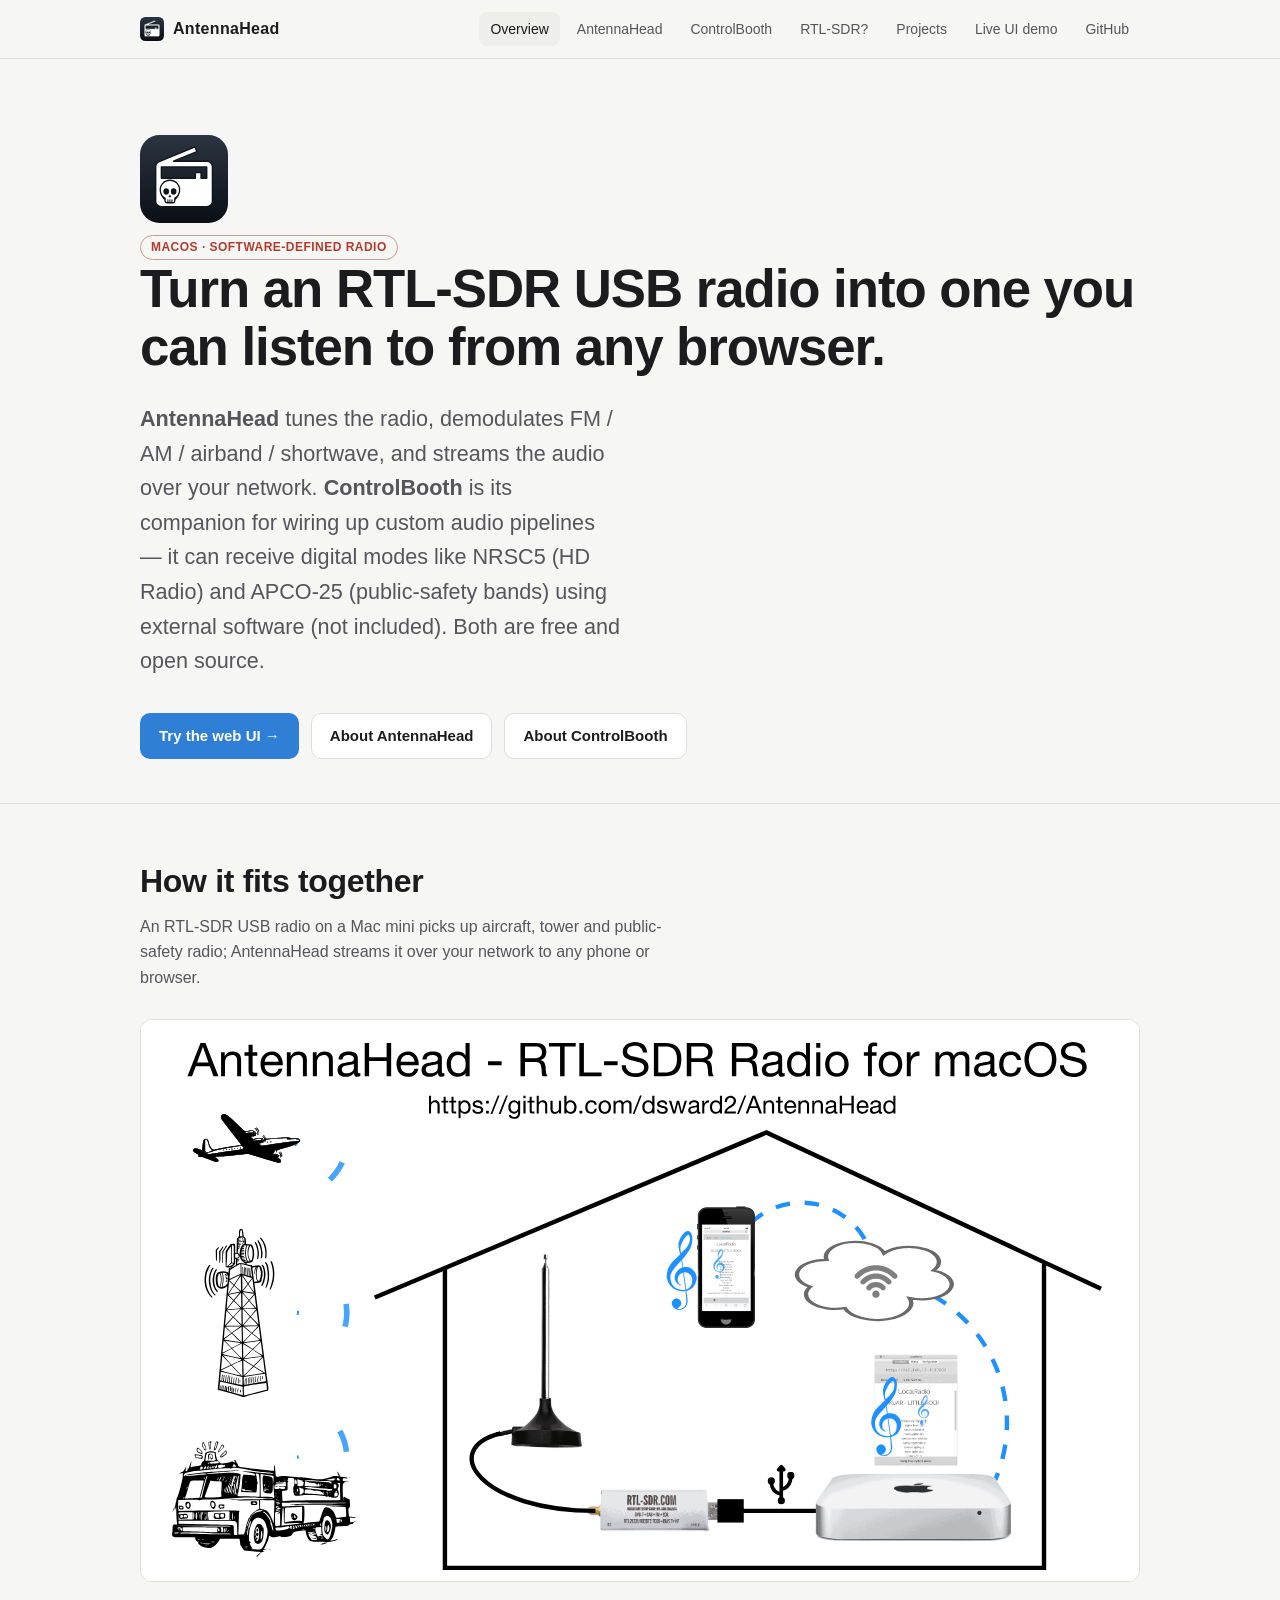
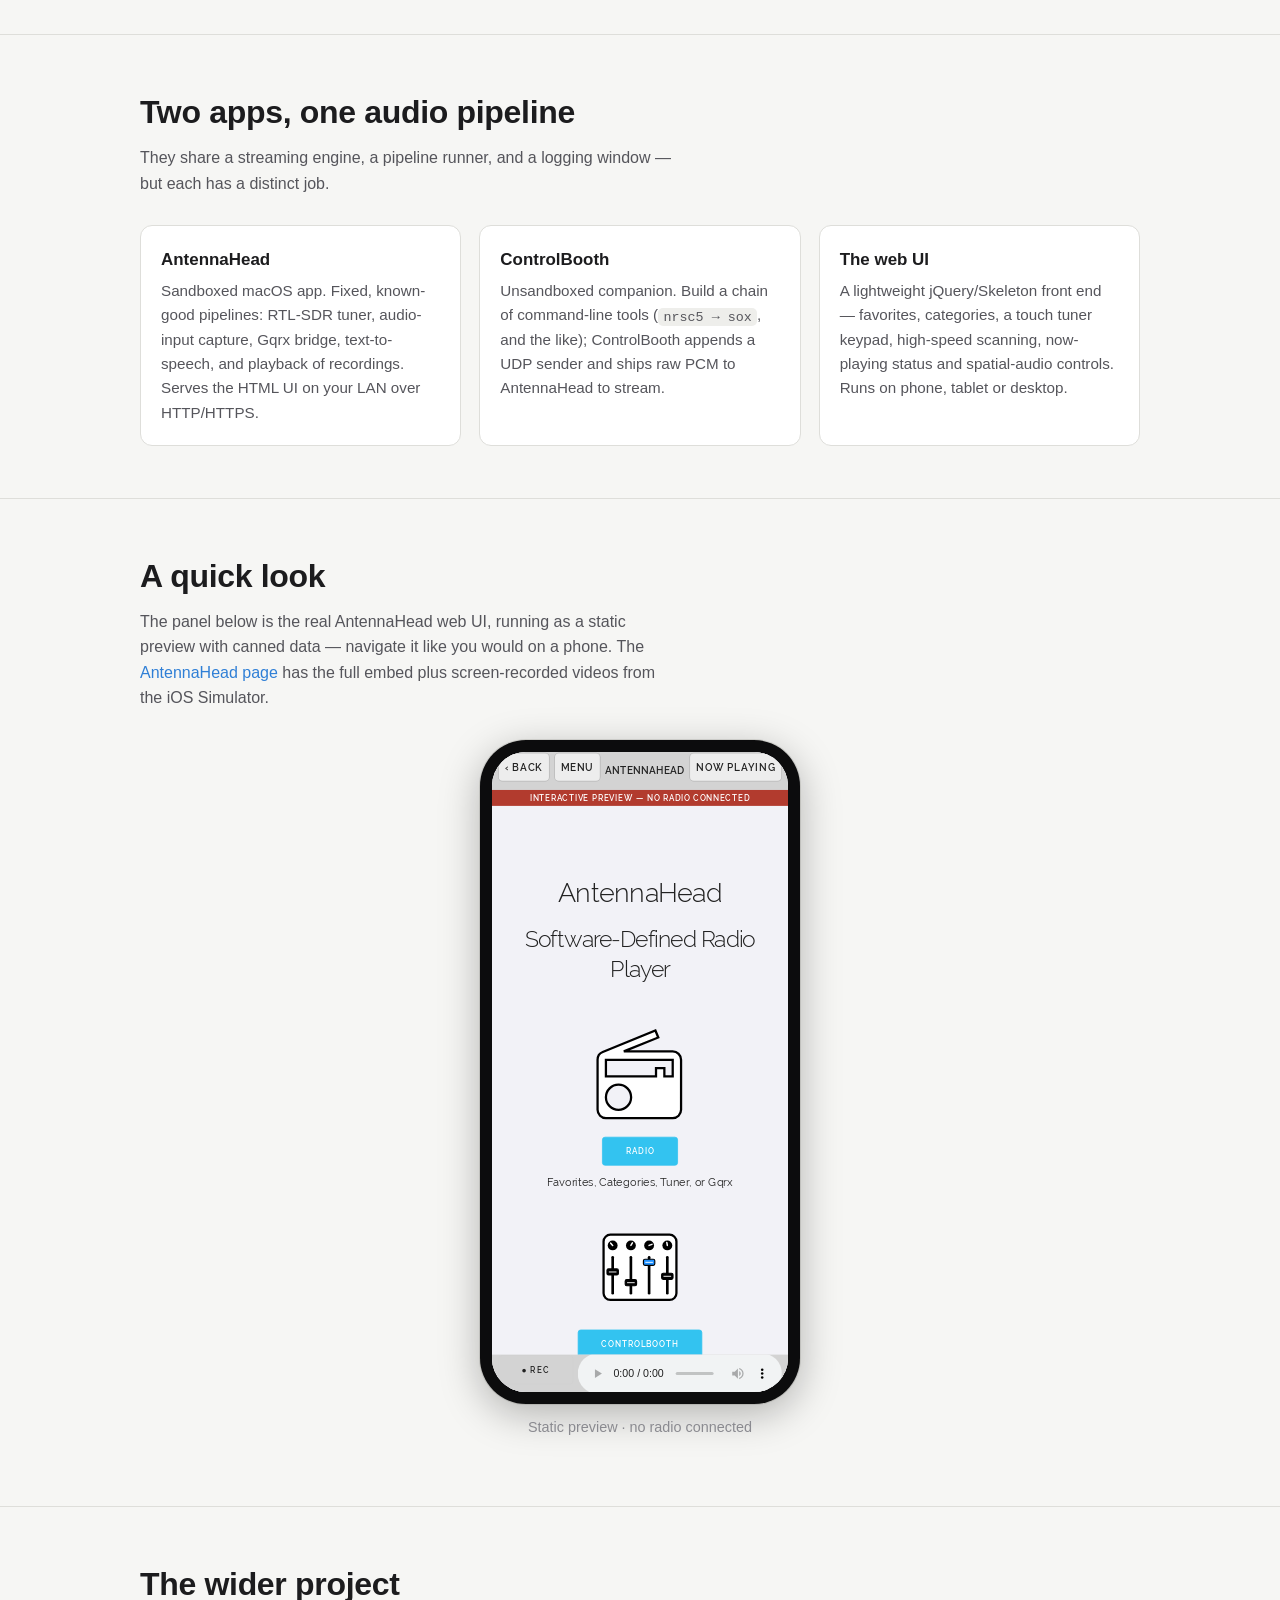
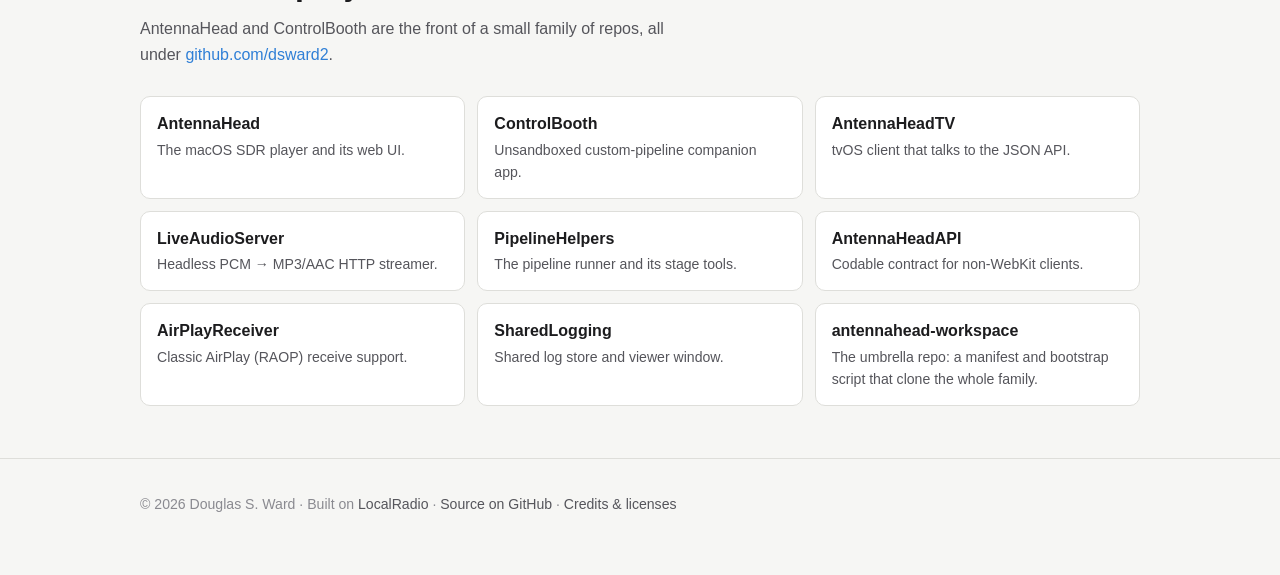
<file: index.html>
<!DOCTYPE html>
<html lang="en">
<head>
<meta charset="utf-8">
<meta name="viewport" content="width=device-width, initial-scale=1">
<title>AntennaHead &amp; ControlBooth</title>
<meta name="description" content="AntennaHead is a macOS software-defined-radio player with a browser UI. ControlBooth is its unsandboxed pipeline companion. Open source.">
<link rel="icon" type="image/svg+xml" href="assets/img/antennahead-icon.svg">
<link rel="icon" type="image/png" sizes="32x32" href="assets/img/antennahead-icon-32.png">
<link rel="apple-touch-icon" href="assets/img/antennahead-icon.png">
<link rel="stylesheet" href="assets/css/site.css">
</head>
<body>

<header class="site-head">
  <div class="wrap">
    <a class="brand" href="./"><img class="mark" src="assets/img/antennahead-icon.svg" alt="" width="24" height="24"> AntennaHead</a>
    <nav class="site-nav">
      <a href="index.html">Overview</a>
      <a href="antennahead.html">AntennaHead</a>
      <a href="controlbooth.html">ControlBooth</a>
      <a href="rtl-sdr.html">RTL-SDR?</a>
      <a href="projects.html">Projects</a>
      <a href="demo/index.html">Live UI demo</a>
      <a href="https://github.com/dsward2/AntennaHead">GitHub</a>
    </nav>
  </div>
</header>

<main>
  <section class="hero">
    <div class="wrap">
      <img class="hero-mark" src="assets/img/antennahead-icon.svg" alt="" width="80" height="80">
      <span class="pill">macOS &middot; software-defined radio</span>
      <h1>Turn an RTL-SDR USB radio into one you can listen to from any browser.</h1>
      <p class="lede">
        <b>AntennaHead</b> tunes the radio, demodulates FM / AM / airband / shortwave,
        and streams the audio over your network. <b>ControlBooth</b> is its
        companion for wiring up custom audio pipelines &mdash; it can receive digital
        modes like NRSC5 (HD Radio) and APCO-25 (public-safety bands) using external
        software (not included). Both are free and open source.
      </p>
      <div class="cta-row">
        <a class="btn primary" href="demo/index.html">Try the web UI &rarr;</a>
        <a class="btn" href="antennahead.html">About AntennaHead</a>
        <a class="btn" href="controlbooth.html">About ControlBooth</a>
      </div>
    </div>
  </section>

  <section class="band">
    <div class="wrap">
      <h2>How it fits together</h2>
      <p class="sub">An RTL-SDR USB radio on a Mac mini picks up aircraft, tower and public-safety radio; AntennaHead streams it over your network to any phone or browser.</p>
      <figure class="concept">
        <img class="concept-light" src="demo/images/AntennaHead-animation.svg" alt="Animated diagram: an antenna and RTL-SDR USB radio plugged into a Mac mini running AntennaHead, streaming radio audio over Wi-Fi to an iPhone" width="683" height="384">
        <img class="concept-dark" src="assets/img/AntennaHead-animation-dark.svg" alt="" aria-hidden="true" loading="lazy" width="683" height="384">
      </figure>
    </div>
  </section>

  <section class="band">
    <div class="wrap">
      <h2>Two apps, one audio pipeline</h2>
      <p class="sub">They share a streaming engine, a pipeline runner, and a logging window &mdash; but each has a distinct job.</p>
      <div class="grid">
        <div class="card">
          <h3>AntennaHead</h3>
          <p>Sandboxed macOS app. Fixed, known-good pipelines: RTL-SDR tuner, audio-input capture, Gqrx bridge, text-to-speech, and playback of recordings. Serves the HTML UI on your LAN over HTTP/HTTPS.</p>
        </div>
        <div class="card">
          <h3>ControlBooth</h3>
          <p>Unsandboxed companion. Build a chain of command-line tools (<code>nrsc5 &rarr; sox</code>, and the like); ControlBooth appends a UDP sender and ships raw PCM to AntennaHead to stream.</p>
        </div>
        <div class="card">
          <h3>The web UI</h3>
          <p>A lightweight jQuery/Skeleton front end &mdash; favorites, categories, a touch tuner keypad, high-speed scanning, now-playing status and spatial-audio controls. Runs on phone, tablet or desktop.</p>
        </div>
      </div>
    </div>
  </section>

  <section class="band" id="peek">
    <div class="wrap">
      <h2>A quick look</h2>
      <p class="sub">
        The panel below is the real AntennaHead web UI, running as a static
        preview with canned data &mdash; navigate it like you would on a phone.
        The <a href="antennahead.html#demo">AntennaHead page</a> has the full
        embed plus screen-recorded videos from the iOS Simulator.
      </p>
      <div class="phone" style="--w:320px">
        <div class="screen">
          <iframe src="demo/index.html" title="AntennaHead web UI preview" loading="lazy"></iframe>
        </div>
      </div>
      <p class="demo-note">Static preview &middot; no radio connected</p>
    </div>
  </section>

  <section class="band">
    <div class="wrap">
      <h2>The wider project</h2>
      <p class="sub">AntennaHead and ControlBooth are the front of a small family of repos, all under <a href="https://github.com/dsward2">github.com/dsward2</a>.</p>
      <div class="repos">
        <a class="repo" href="https://github.com/dsward2/AntennaHead"><b>AntennaHead</b><span>The macOS SDR player and its web UI.</span></a>
        <a class="repo" href="https://github.com/dsward2/ControlBooth"><b>ControlBooth</b><span>Unsandboxed custom-pipeline companion app.</span></a>
        <a class="repo" href="https://github.com/dsward2/AntennaHeadTV"><b>AntennaHeadTV</b><span>tvOS client that talks to the JSON API.</span></a>
        <a class="repo" href="https://github.com/dsward2/LiveAudioServer"><b>LiveAudioServer</b><span>Headless PCM &rarr; MP3/AAC HTTP streamer.</span></a>
        <a class="repo" href="https://github.com/dsward2/PipelineHelpers"><b>PipelineHelpers</b><span>The pipeline runner and its stage tools.</span></a>
        <a class="repo" href="https://github.com/dsward2/AntennaHeadAPI"><b>AntennaHeadAPI</b><span>Codable contract for non-WebKit clients.</span></a>
        <a class="repo" href="https://github.com/dsward2/AirPlayReceiver"><b>AirPlayReceiver</b><span>Classic AirPlay (RAOP) receive support.</span></a>
        <a class="repo" href="https://github.com/dsward2/SharedLogging"><b>SharedLogging</b><span>Shared log store and viewer window.</span></a>
        <a class="repo" href="https://github.com/dsward2/antennahead-workspace"><b>antennahead-workspace</b><span>The umbrella repo: a manifest and bootstrap script that clone the whole family.</span></a>
      </div>
    </div>
  </section>
</main>

<footer class="site-foot">
  <div class="wrap">
    &copy; <span data-year>2026</span> Douglas S. Ward &middot;
    Built on <a href="https://github.com/dsward2/LocalRadio">LocalRadio</a> &middot;
    <a href="https://github.com/dsward2/AntennaHead">Source on GitHub</a> &middot;
    <a href="demo/credits.html">Credits &amp; licenses</a>
  </div>
</footer>

<script src="assets/js/nav.js"></script>
</body>
</html>
</file>
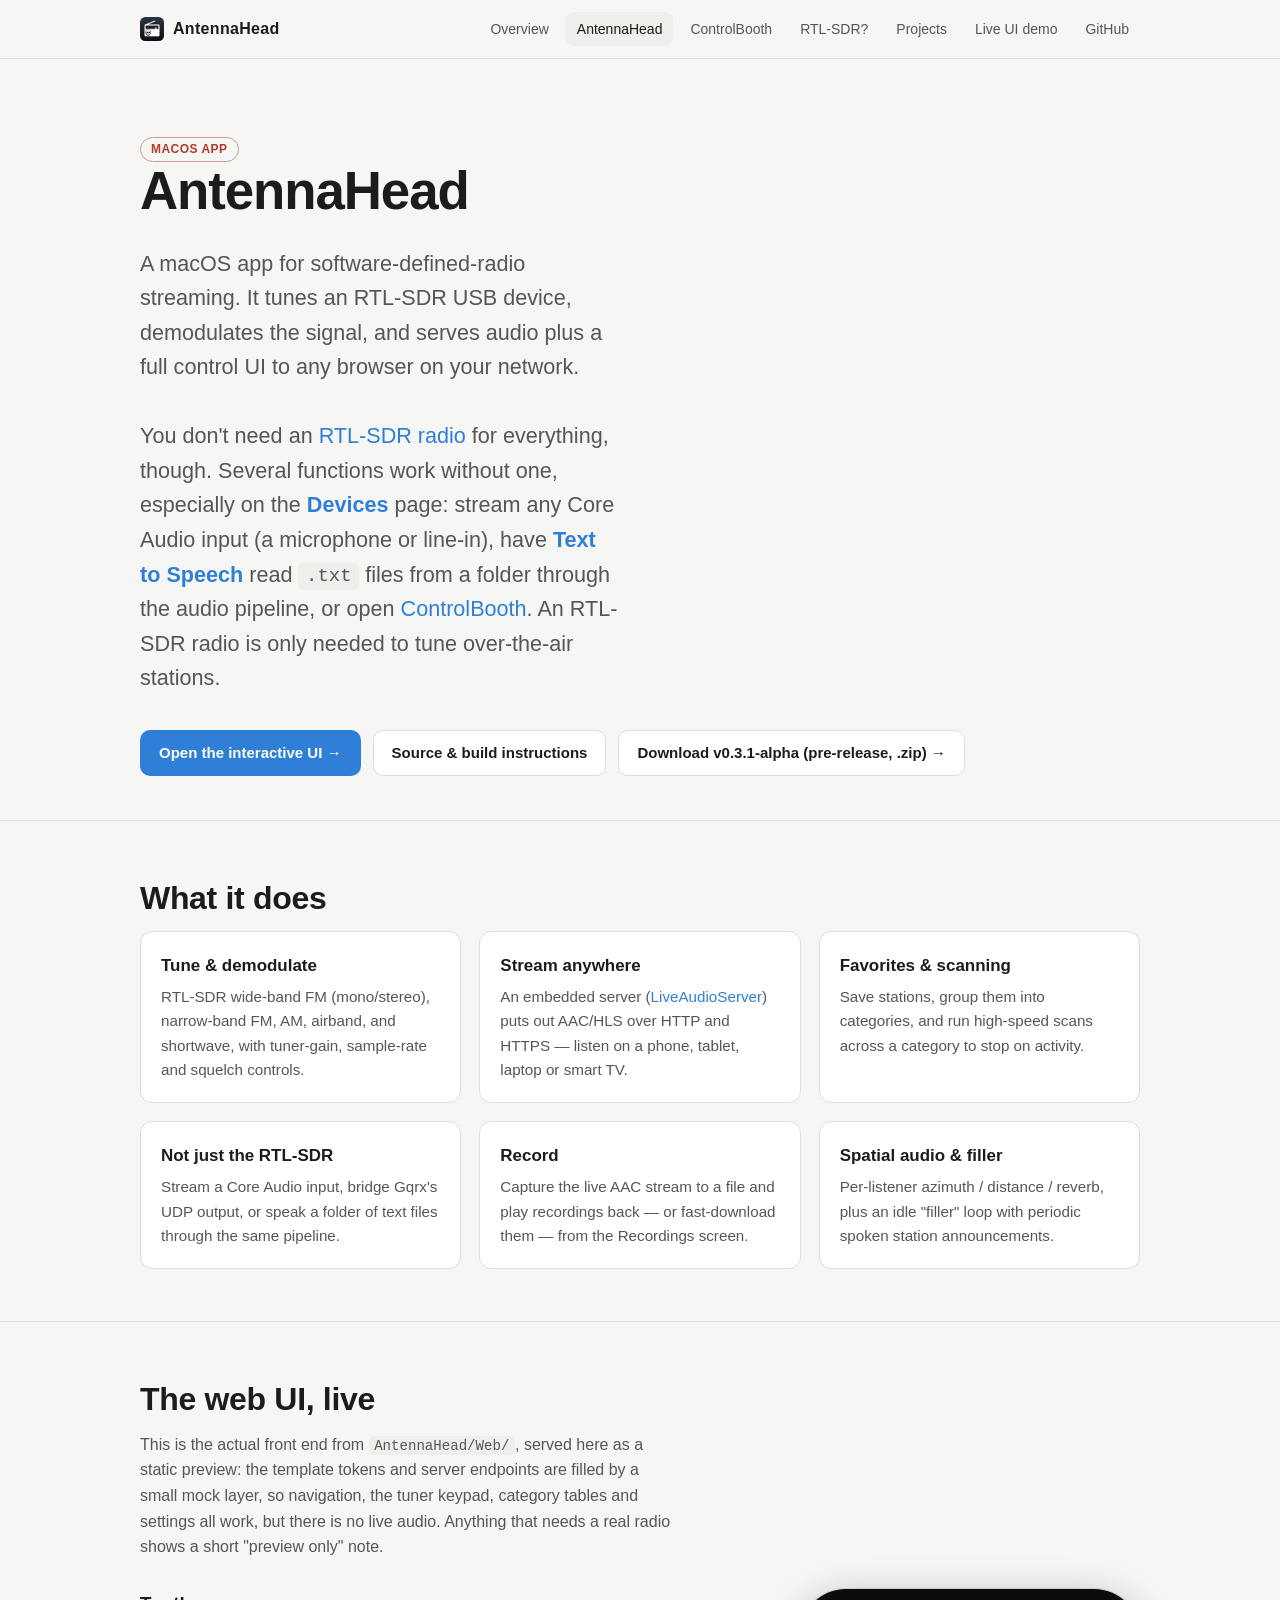
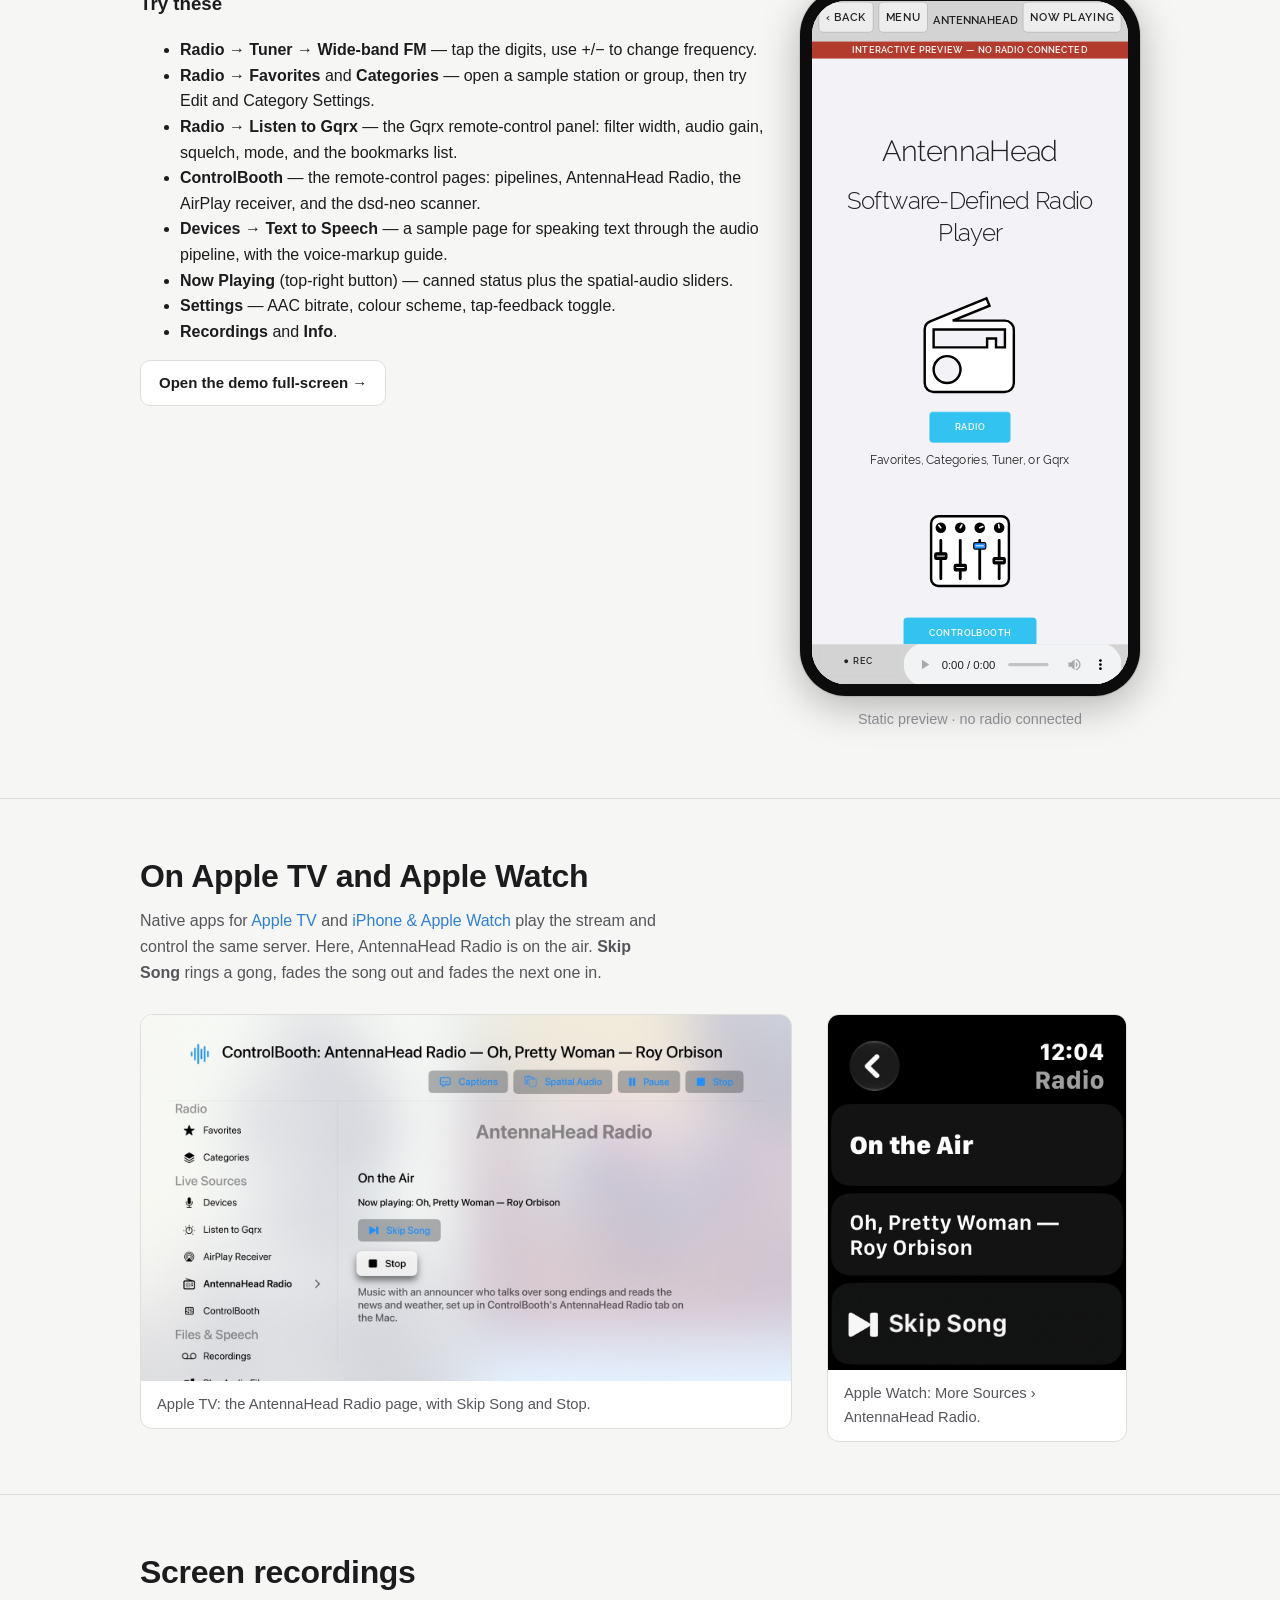
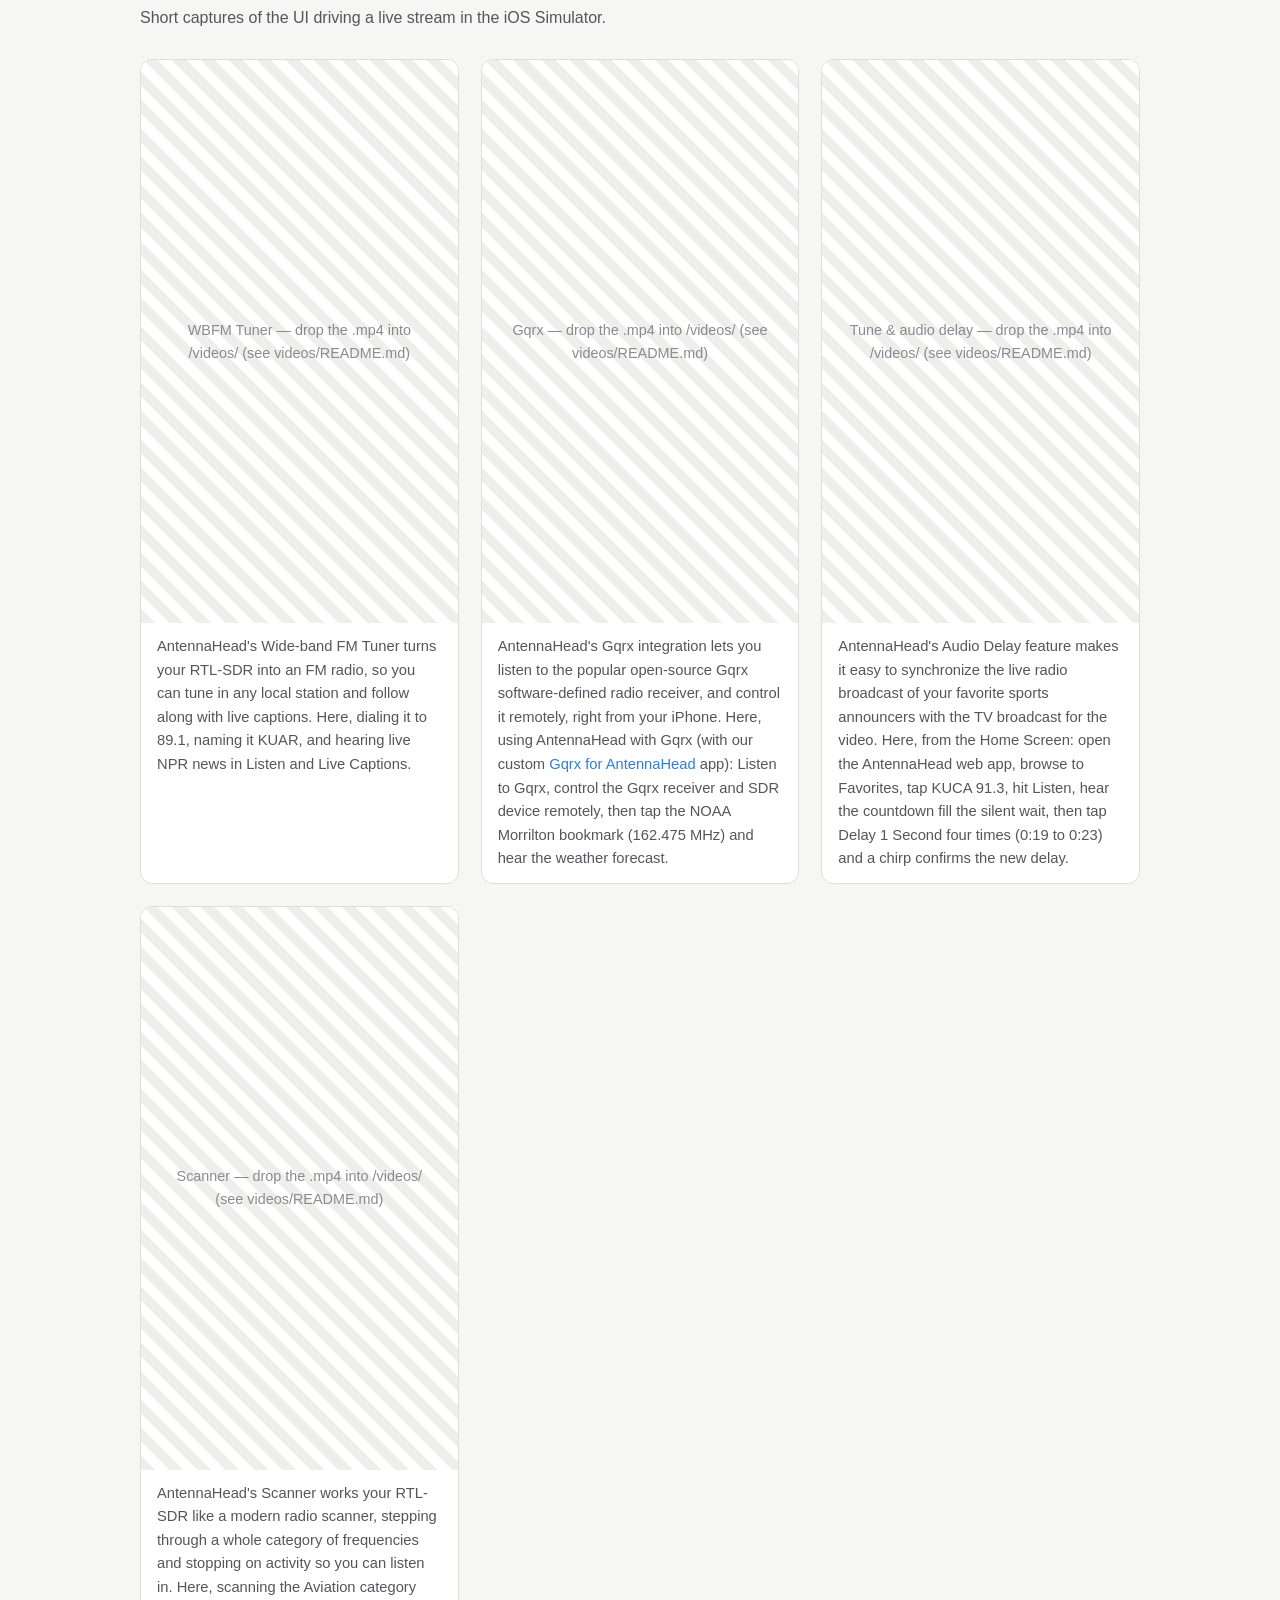
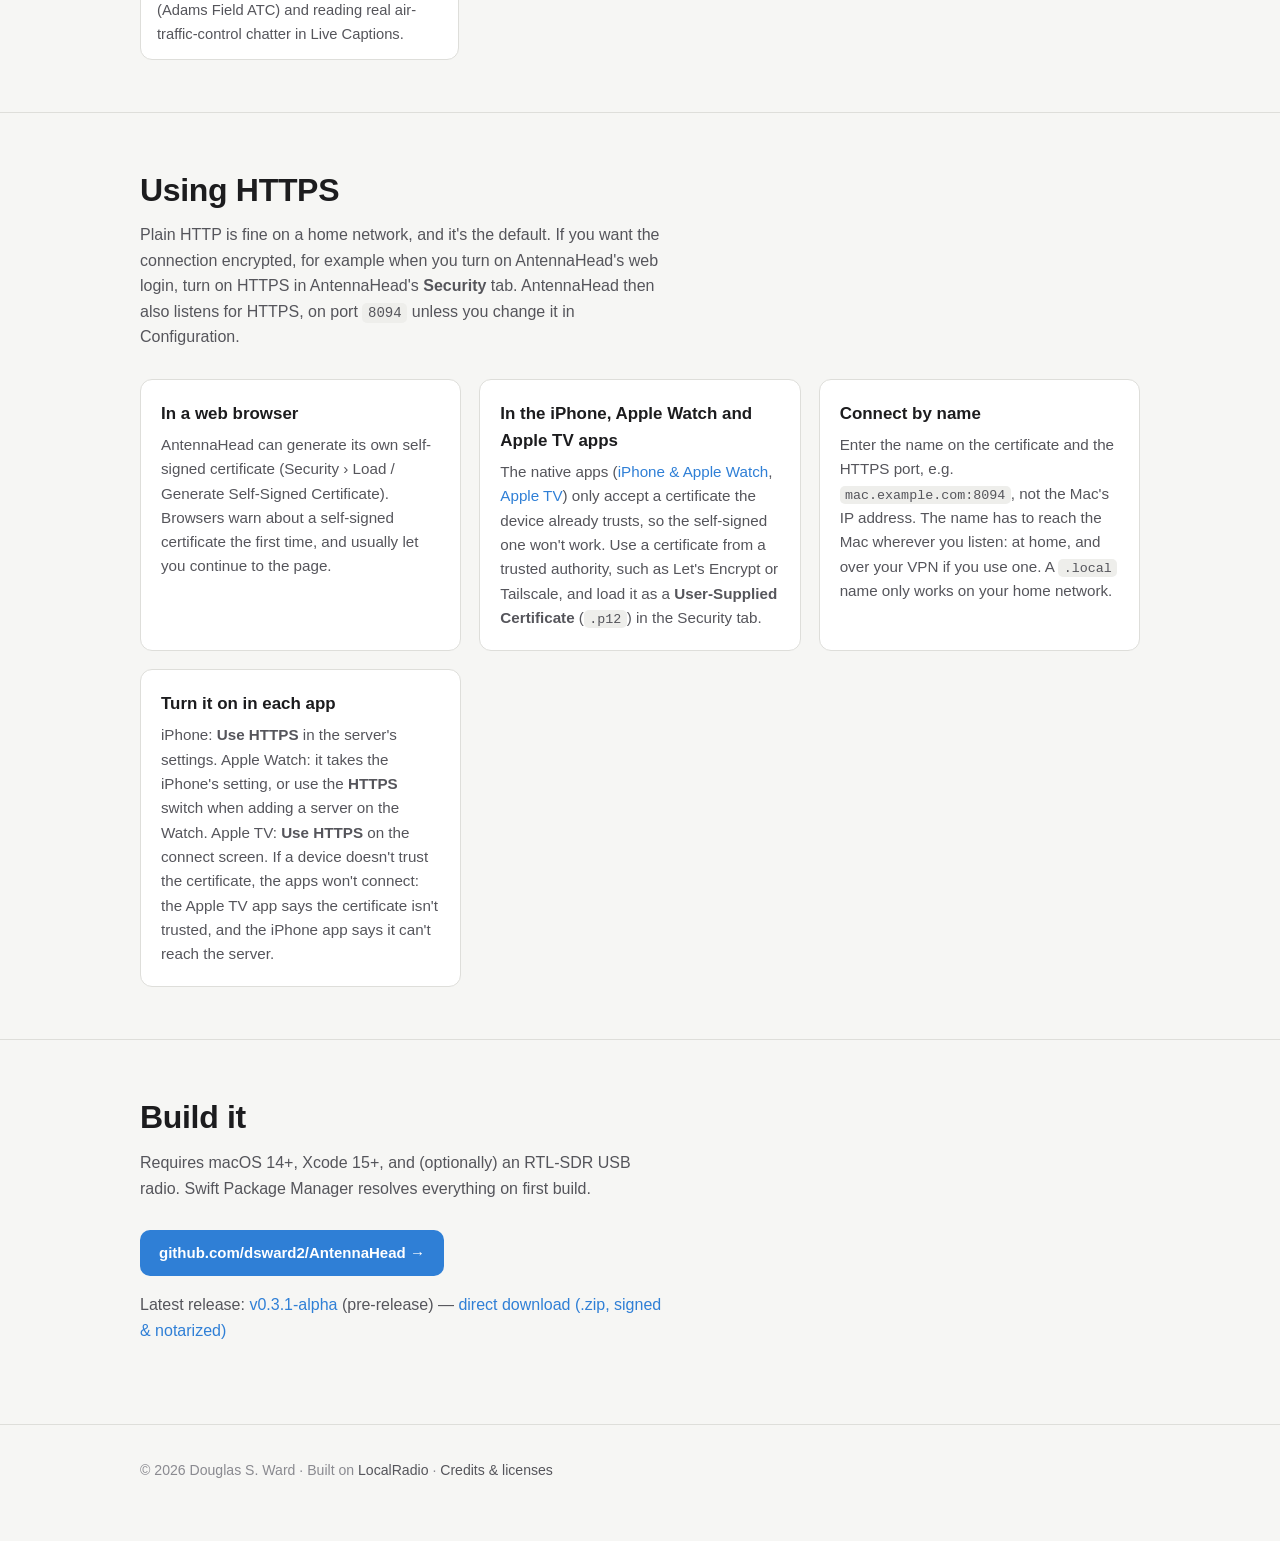
<file: antennahead.html>
<!DOCTYPE html>
<html lang="en">
<head>
<meta charset="utf-8">
<meta name="viewport" content="width=device-width, initial-scale=1">
<title>AntennaHead</title>
<meta name="description" content="AntennaHead: a macOS software-defined-radio player that streams FM/AM/airband/shortwave to a browser UI on your network.">
<link rel="icon" type="image/svg+xml" href="assets/img/antennahead-icon.svg">
<link rel="icon" type="image/png" sizes="32x32" href="assets/img/antennahead-icon-32.png">
<link rel="apple-touch-icon" href="assets/img/antennahead-icon.png">
<link rel="stylesheet" href="assets/css/site.css">
</head>
<body>

<header class="site-head">
  <div class="wrap">
    <a class="brand" href="./"><img class="mark" src="assets/img/antennahead-icon.svg" alt="" width="24" height="24"> AntennaHead</a>
    <nav class="site-nav">
      <a href="index.html">Overview</a>
      <a href="antennahead.html">AntennaHead</a>
      <a href="controlbooth.html">ControlBooth</a>
      <a href="rtl-sdr.html">RTL-SDR?</a>
      <a href="projects.html">Projects</a>
      <a href="demo/index.html">Live UI demo</a>
      <a href="https://github.com/dsward2/AntennaHead">GitHub</a>
    </nav>
  </div>
</header>

<main>
  <section class="hero">
    <div class="wrap">
      <span class="pill">macOS app</span>
      <h1>AntennaHead</h1>
      <p class="lede">
        A macOS app for software-defined-radio streaming. It tunes an RTL-SDR
        USB device, demodulates the signal, and serves audio plus a full
        control UI to any browser on your network.
      </p>
      <p class="lede">
        You don't need an <a href="rtl-sdr.html">RTL-SDR radio</a> for
        everything, though. Several functions work without one, especially on
        the <a href="demo/index.html#devices.html" target="_blank" rel="noopener"><b>Devices</b></a> page: stream any Core Audio input (a microphone or
        line-in), have <a href="demo/index.html#devicetexttospeech.html" target="_blank" rel="noopener"><b>Text to Speech</b></a> read <code>.txt</code> files from a
        folder through the audio pipeline, or open <a href="controlbooth.html">ControlBooth</a>. An RTL-SDR
        radio is only needed to tune over-the-air stations.
      </p>
      <div class="cta-row">
        <a class="btn primary" href="#demo">Open the interactive UI &rarr;</a>
        <a class="btn" href="https://github.com/dsward2/AntennaHead">Source &amp; build instructions</a>
        <a class="btn" href="https://github.com/dsward2/AntennaHead/releases/download/v0.3.1-alpha/AntennaHead%2BControlBooth%2BUninstaller-v0.3.1-alpha-macOS.zip">Download v0.3.1-alpha (pre-release, .zip) &rarr;</a>
      </div>
    </div>
  </section>

  <section class="band">
    <div class="wrap">
      <h2>What it does</h2>
      <div class="grid">
        <div class="card"><h3>Tune &amp; demodulate</h3><p>RTL-SDR wide-band FM (mono/stereo), narrow-band FM, AM, airband, and shortwave, with tuner-gain, sample-rate and squelch controls.</p></div>
        <div class="card"><h3>Stream anywhere</h3><p>An embedded server (<a href="https://github.com/dsward2/LiveAudioServer">LiveAudioServer</a>) puts out AAC/HLS over HTTP and HTTPS &mdash; listen on a phone, tablet, laptop or smart TV.</p></div>
        <div class="card"><h3>Favorites &amp; scanning</h3><p>Save stations, group them into categories, and run high-speed scans across a category to stop on activity.</p></div>
        <div class="card"><h3>Not just the RTL-SDR</h3><p>Stream a Core Audio input, bridge Gqrx's UDP output, or speak a folder of text files through the same pipeline.</p></div>
        <div class="card"><h3>Record</h3><p>Capture the live AAC stream to a file and play recordings back &mdash; or fast-download them &mdash; from the Recordings screen.</p></div>
        <div class="card"><h3>Spatial audio &amp; filler</h3><p>Per-listener azimuth / distance / reverb, plus an idle "filler" loop with periodic spoken station announcements.</p></div>
      </div>
    </div>
  </section>

  <section class="band" id="demo">
    <div class="wrap">
      <h2>The web UI, live</h2>
      <p class="sub">
        This is the actual front end from
        <code>AntennaHead/Web/</code>, served here as a static preview: the
        template tokens and server endpoints are filled by a small mock layer,
        so navigation, the tuner keypad, category tables and settings all work,
        but there is no live audio. Anything that needs a real radio shows a
        short "preview only" note.
      </p>
      <div class="demo-layout">
        <div>
          <h3 style="margin-top:0">Try these</h3>
          <ul>
            <li><b>Radio &rarr; Tuner &rarr; Wide-band FM</b> &mdash; tap the digits, use +/&minus; to change frequency.</li>
            <li><b>Radio &rarr; Favorites</b> and <b>Categories</b> &mdash; open a sample station or group, then try Edit and Category Settings.</li>
            <li><b>Radio &rarr; Listen to Gqrx</b> &mdash; the Gqrx remote-control panel: filter width, audio gain, squelch, mode, and the bookmarks list.</li>
            <li><b>ControlBooth</b> &mdash; the remote-control pages: pipelines, AntennaHead Radio, the AirPlay receiver, and the dsd-neo scanner.</li>
            <li><b>Devices &rarr; Text to Speech</b> &mdash; a sample page for speaking text through the audio pipeline, with the voice-markup guide.</li>
            <li><b>Now Playing</b> (top-right button) &mdash; canned status plus the spatial-audio sliders.</li>
            <li><b>Settings</b> &mdash; AAC bitrate, colour scheme, tap-feedback toggle.</li>
            <li><b>Recordings</b> and <b>Info</b>.</li>
          </ul>
          <p><a class="btn" href="demo/index.html" target="_blank" rel="noopener">Open the demo full-screen &rarr;</a></p>
        </div>
        <div>
          <div class="phone">
            <div class="screen">
              <iframe src="demo/index.html" title="AntennaHead web UI preview"></iframe>
            </div>
          </div>
          <p class="demo-note">Static preview &middot; no radio connected</p>
        </div>
      </div>
    </div>
  </section>

  <section class="band" id="apps">
    <div class="wrap">
      <h2>On Apple TV and Apple Watch</h2>
      <p class="sub">
        Native apps for <a href="https://github.com/dsward2/AntennaHeadTV">Apple TV</a> and
        <a href="https://github.com/dsward2/AntennaHeadiOS">iPhone &amp; Apple Watch</a> play the
        stream and control the same server. Here, AntennaHead Radio is on the air.
        <b>Skip Song</b> rings a gong, fades the song out and fades the next one in.
      </p>
      <div class="app-shots">
        <figure class="clip">
          <img src="assets/img/tv-antennahead-radio.jpg" width="1600" height="900" loading="lazy"
               alt="The AntennaHead Apple TV app's AntennaHead Radio page: On the Air, now playing Oh, Pretty Woman by Roy Orbison, with Skip Song and Stop buttons, and the sidebar of sources on the left.">
          <figcaption>Apple TV: the AntennaHead Radio page, with Skip Song and Stop.</figcaption>
        </figure>
        <figure class="clip watch">
          <img src="assets/img/watch-antennahead-radio.png" width="416" height="496" loading="lazy"
               alt="The AntennaHead Apple Watch app's Radio page: On the Air, Oh, Pretty Woman by Roy Orbison, and a Skip Song button.">
          <figcaption>Apple Watch: More Sources &rsaquo; AntennaHead Radio.</figcaption>
        </figure>
      </div>
    </div>
  </section>

  <section class="band" id="videos">
    <div class="wrap">
      <h2>Screen recordings</h2>
      <p class="sub">
        Short captures of the UI driving a live stream in the iOS Simulator.
      </p>
      <div class="video-grid">
        <figure class="clip">
          <video controls playsinline preload="metadata" poster="assets/img/poster-tuner.png" data-label="WBFM Tuner">
            <source src="videos/antennahead-tuner-wbfm.mp4" type="video/mp4">
          </video>
          <figcaption>AntennaHead's Wide-band FM Tuner turns your RTL-SDR into an FM radio, so you can tune in any local station and follow along with live captions. Here, dialing it to 89.1, naming it KUAR, and hearing live NPR news in Listen and Live Captions.</figcaption>
        </figure>
        <figure class="clip">
          <video controls playsinline preload="metadata" poster="assets/img/poster-gqrx.png" data-label="Gqrx">
            <source src="videos/antennahead-gqrx.mp4" type="video/mp4">
          </video>
          <figcaption>AntennaHead's Gqrx integration lets you listen to the popular open-source Gqrx software-defined radio receiver, and control it remotely, right from your iPhone. Here, using AntennaHead with Gqrx (with our custom <a href="https://github.com/dsward2/gqrx/releases">Gqrx for AntennaHead</a> app): Listen to Gqrx, control the Gqrx receiver and SDR device remotely, then tap the NOAA Morrilton bookmark (162.475 MHz) and hear the weather forecast.</figcaption>
        </figure>
        <figure class="clip">
          <video controls playsinline preload="metadata" poster="assets/img/poster-audio-delay.png" data-label="Tune &amp; audio delay">
            <source src="videos/antennahead-audio-delay.mp4" type="video/mp4">
          </video>
          <figcaption>AntennaHead's Audio Delay feature makes it easy to synchronize the live radio broadcast of your favorite sports announcers with the TV broadcast for the video. Here, from the Home Screen: open the AntennaHead web app, browse to Favorites, tap KUCA 91.3, hit Listen, hear the countdown fill the silent wait, then tap Delay 1 Second four times (0:19 to 0:23) and a chirp confirms the new delay.</figcaption>
        </figure>
        <figure class="clip">
          <video controls playsinline preload="metadata" poster="assets/img/poster-scan.png" data-label="Scanner">
            <source src="videos/antennahead-scanner.mp4" type="video/mp4">
          </video>
          <figcaption>AntennaHead's Scanner works your RTL-SDR like a modern radio scanner, stepping through a whole category of frequencies and stopping on activity so you can listen in. Here, scanning the Aviation category (Adams Field ATC) and reading real air-traffic-control chatter in Live Captions.</figcaption>
        </figure>
      </div>
    </div>
  </section>

  <section class="band" id="https">
    <div class="wrap">
      <h2>Using HTTPS</h2>
      <p class="sub">Plain HTTP is fine on a home network, and it's the default. If you want the connection encrypted, for example when you turn on AntennaHead's web login, turn on HTTPS in AntennaHead's <strong>Security</strong> tab. AntennaHead then also listens for HTTPS, on port <code>8094</code> unless you change it in Configuration.</p>
      <div class="grid">
        <div class="card"><h3>In a web browser</h3><p>AntennaHead can generate its own self-signed certificate (Security &rsaquo; Load / Generate Self-Signed Certificate). Browsers warn about a self-signed certificate the first time, and usually let you continue to the page.</p></div>
        <div class="card"><h3>In the iPhone, Apple Watch and Apple TV apps</h3><p>The native apps (<a href="https://github.com/dsward2/AntennaHeadiOS">iPhone &amp; Apple Watch</a>, <a href="https://github.com/dsward2/AntennaHeadTV">Apple TV</a>) only accept a certificate the device already trusts, so the self-signed one won't work. Use a certificate from a trusted authority, such as Let's Encrypt or Tailscale, and load it as a <strong>User-Supplied Certificate</strong> (<code>.p12</code>) in the Security tab.</p></div>
        <div class="card"><h3>Connect by name</h3><p>Enter the name on the certificate and the HTTPS port, e.g. <code>mac.example.com:8094</code>, not the Mac's IP address. The name has to reach the Mac wherever you listen: at home, and over your VPN if you use one. A <code>.local</code> name only works on your home network.</p></div>
        <div class="card"><h3>Turn it on in each app</h3><p>iPhone: <strong>Use HTTPS</strong> in the server's settings. Apple Watch: it takes the iPhone's setting, or use the <strong>HTTPS</strong> switch when adding a server on the Watch. Apple TV: <strong>Use HTTPS</strong> on the connect screen. If a device doesn't trust the certificate, the apps won't connect: the Apple TV app says the certificate isn't trusted, and the iPhone app says it can't reach the server.</p></div>
      </div>
    </div>
  </section>

  <section class="band">
    <div class="wrap">
      <h2>Build it</h2>
      <p class="sub">Requires macOS 14+, Xcode 15+, and (optionally) an RTL-SDR USB radio. Swift Package Manager resolves everything on first build.</p>
      <p><a class="btn primary" href="https://github.com/dsward2/AntennaHead">github.com/<wbr>dsward2/<wbr>AntennaHead &rarr;</a></p>
      <p class="sub">Latest release: <a href="https://github.com/dsward2/AntennaHead/releases/tag/v0.3.1-alpha">v0.3.1-alpha</a> (pre-release) &mdash; <a href="https://github.com/dsward2/AntennaHead/releases/download/v0.3.1-alpha/AntennaHead%2BControlBooth%2BUninstaller-v0.3.1-alpha-macOS.zip">direct download (.zip, signed &amp; notarized)</a></p>
    </div>
  </section>
</main>

<footer class="site-foot">
  <div class="wrap">
    &copy; <span data-year>2026</span> Douglas S. Ward &middot;
    Built on <a href="https://github.com/dsward2/LocalRadio">LocalRadio</a> &middot;
    <a href="demo/credits.html">Credits &amp; licenses</a>
  </div>
</footer>

<script src="assets/js/nav.js"></script>
</body>
</html>
</file>
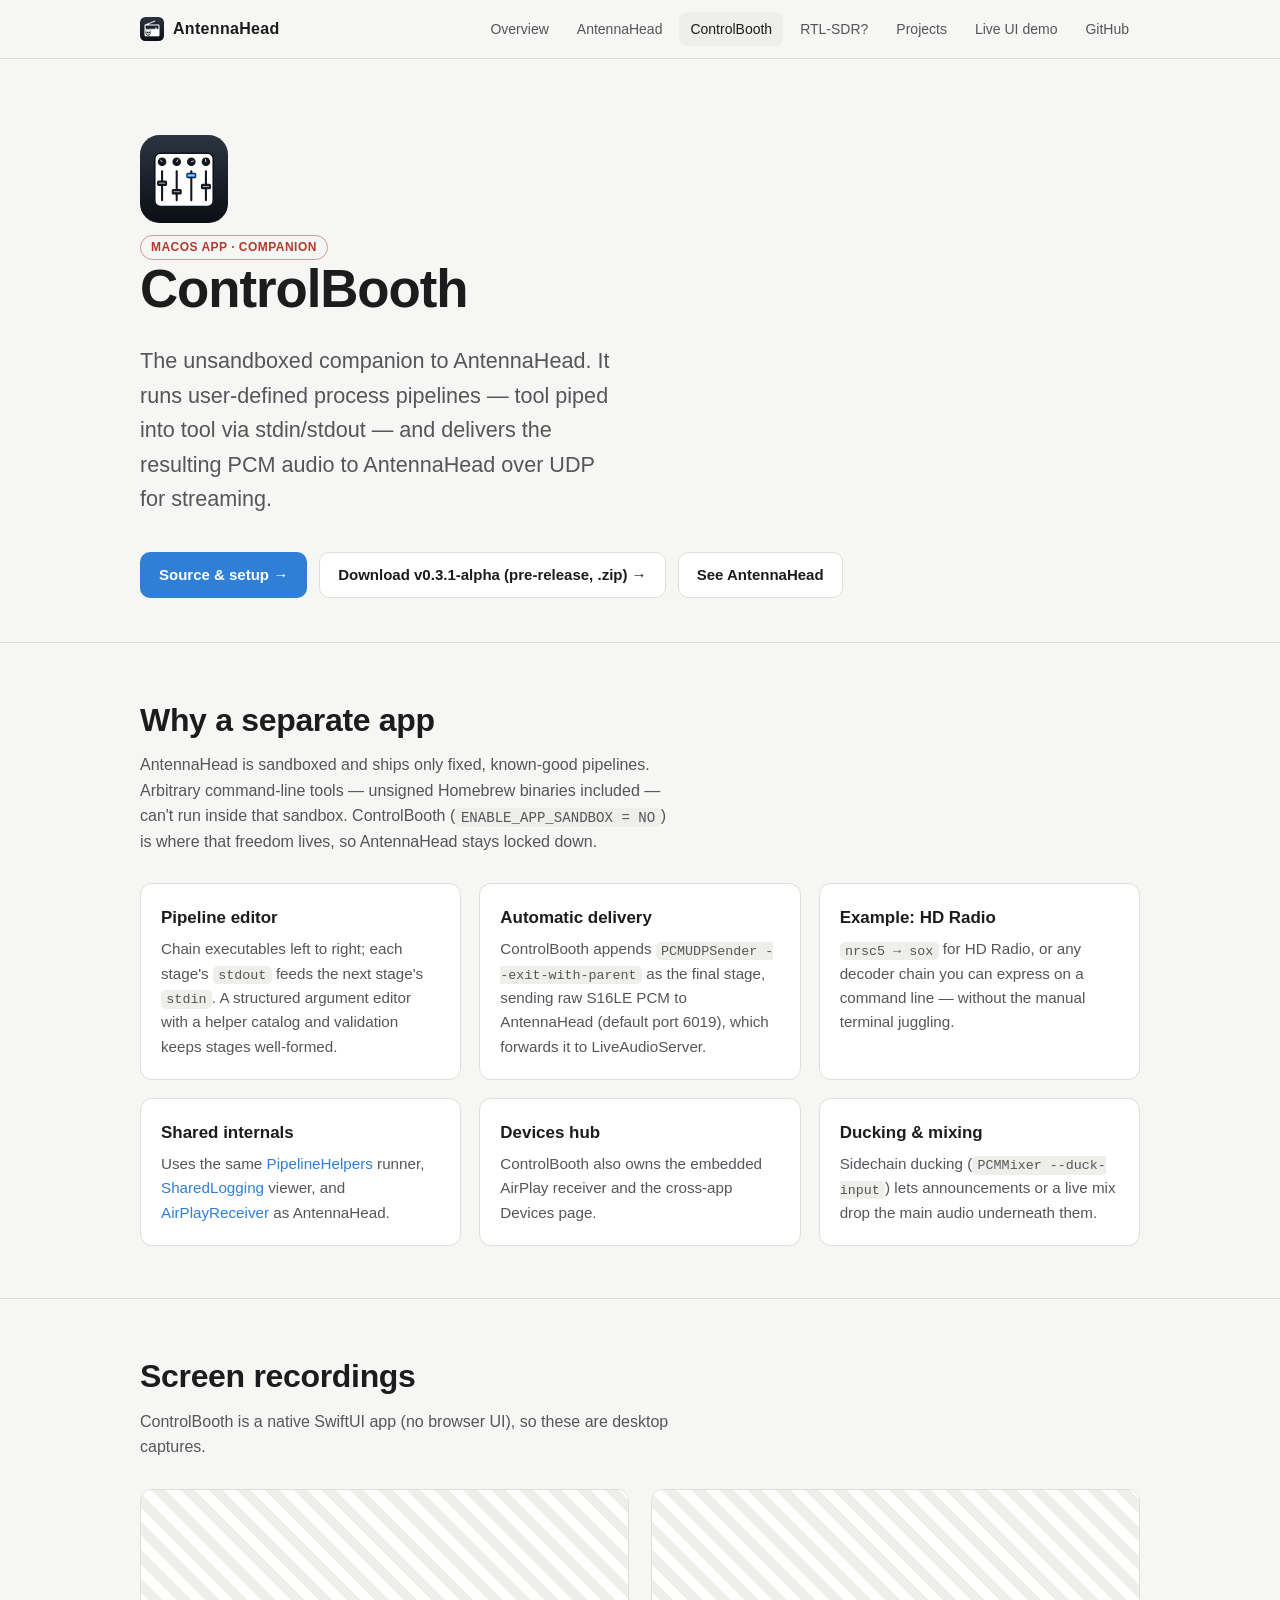
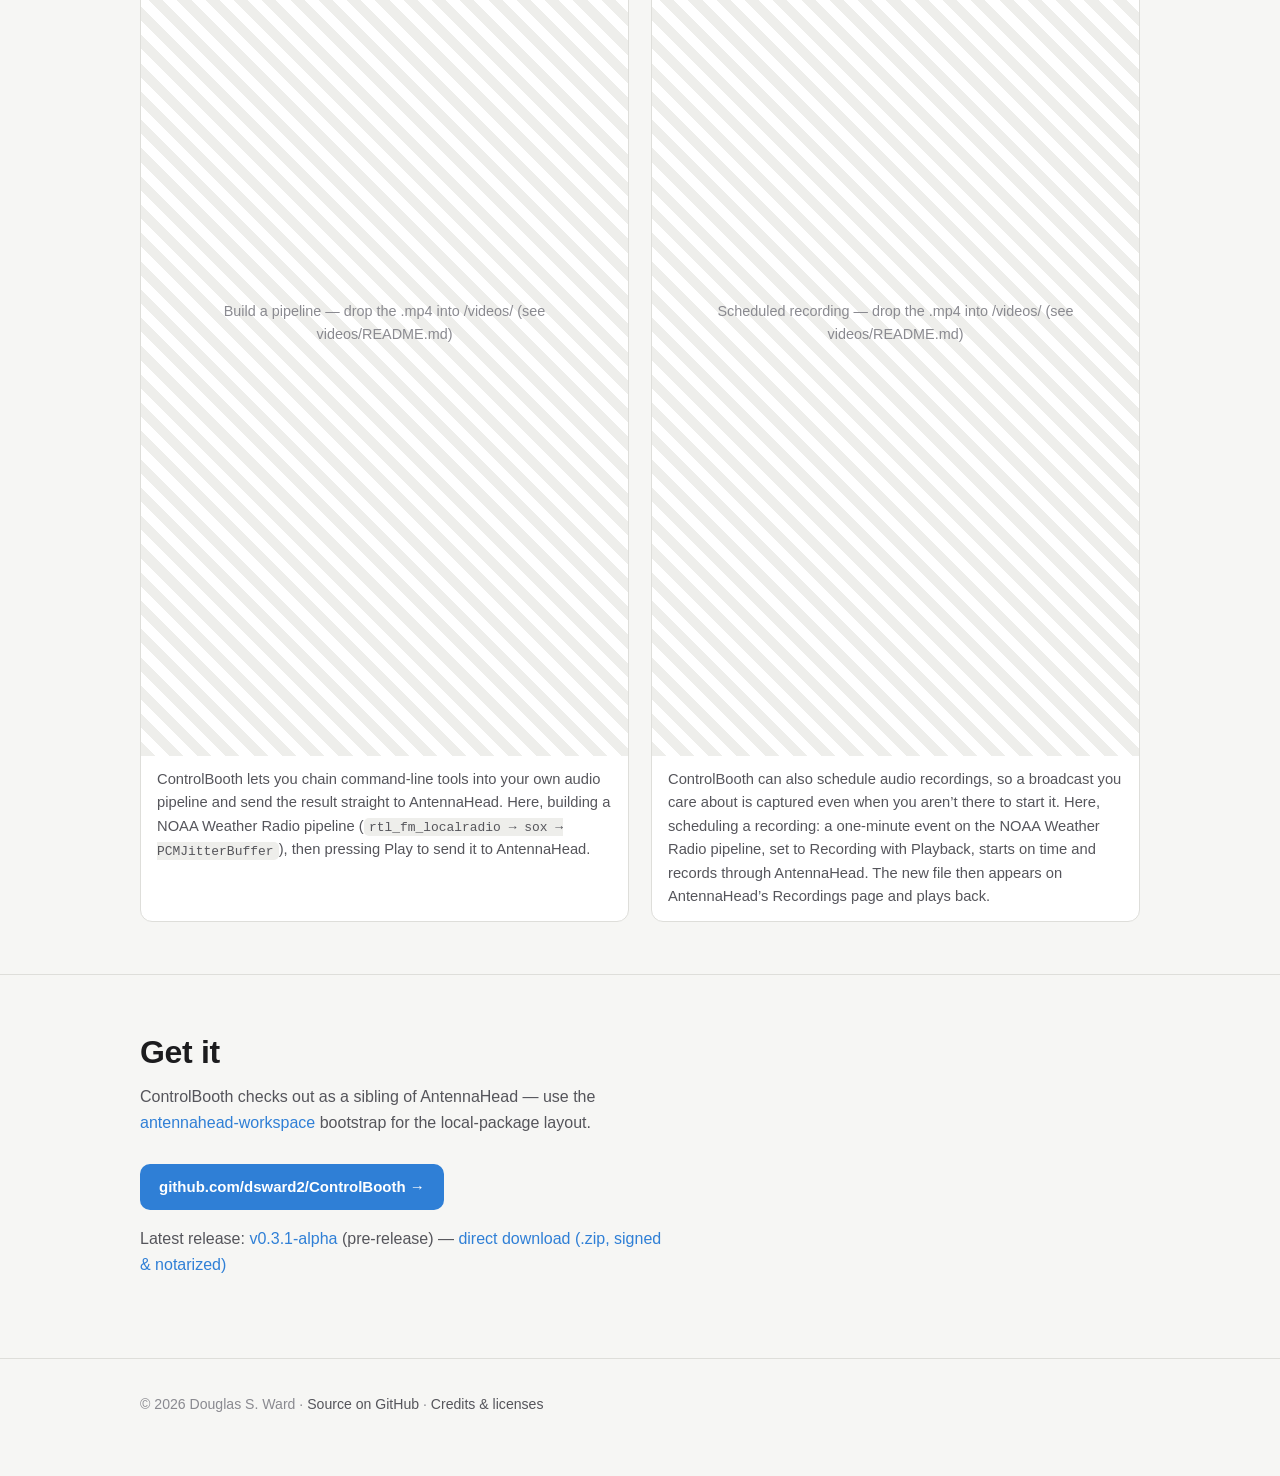
<file: controlbooth.html>
<!DOCTYPE html>
<html lang="en">
<head>
<meta charset="utf-8">
<meta name="viewport" content="width=device-width, initial-scale=1">
<title>ControlBooth</title>
<meta name="description" content="ControlBooth: the unsandboxed macOS companion to AntennaHead for building custom command-line audio pipelines.">
<link rel="icon" type="image/svg+xml" href="assets/img/antennahead-icon.svg">
<link rel="icon" type="image/png" sizes="32x32" href="assets/img/antennahead-icon-32.png">
<link rel="apple-touch-icon" href="assets/img/antennahead-icon.png">
<link rel="stylesheet" href="assets/css/site.css">
</head>
<body>

<header class="site-head">
  <div class="wrap">
    <a class="brand" href="./"><img class="mark" src="assets/img/antennahead-icon.svg" alt="" width="24" height="24"> AntennaHead</a>
    <nav class="site-nav">
      <a href="index.html">Overview</a>
      <a href="antennahead.html">AntennaHead</a>
      <a href="controlbooth.html">ControlBooth</a>
      <a href="rtl-sdr.html">RTL-SDR?</a>
      <a href="projects.html">Projects</a>
      <a href="demo/index.html">Live UI demo</a>
      <a href="https://github.com/dsward2/ControlBooth">GitHub</a>
    </nav>
  </div>
</header>

<main>
  <section class="hero">
    <div class="wrap">
      <img class="hero-mark" src="assets/img/controlbooth-icon.svg" alt="" width="80" height="80">
      <span class="pill">macOS app &middot; companion</span>
      <h1>ControlBooth</h1>
      <p class="lede">
        The unsandboxed companion to AntennaHead. It runs user-defined process
        pipelines &mdash; tool piped into tool via stdin/stdout &mdash; and
        delivers the resulting PCM audio to AntennaHead over UDP for streaming.
      </p>
      <div class="cta-row">
        <a class="btn primary" href="https://github.com/dsward2/ControlBooth">Source &amp; setup &rarr;</a>
        <a class="btn" href="https://github.com/dsward2/ControlBooth/releases/download/v0.3.1-alpha/AntennaHead%2BControlBooth%2BUninstaller-v0.3.1-alpha-macOS.zip">Download v0.3.1-alpha (pre-release, .zip) &rarr;</a>
        <a class="btn" href="antennahead.html">See AntennaHead</a>
      </div>
    </div>
  </section>

  <section class="band">
    <div class="wrap">
      <h2>Why a separate app</h2>
      <p class="sub">
        AntennaHead is sandboxed and ships only fixed, known-good pipelines.
        Arbitrary command-line tools &mdash; unsigned Homebrew binaries included
        &mdash; can't run inside that sandbox. ControlBooth
        (<code>ENABLE_APP_SANDBOX = NO</code>) is where that freedom lives, so
        AntennaHead stays locked down.
      </p>
      <div class="grid">
        <div class="card"><h3>Pipeline editor</h3><p>Chain executables left to right; each stage's <code>stdout</code> feeds the next stage's <code>stdin</code>. A structured argument editor with a helper catalog and validation keeps stages well-formed.</p></div>
        <div class="card"><h3>Automatic delivery</h3><p>ControlBooth appends <code>PCMUDPSender --exit-with-parent</code> as the final stage, sending raw S16LE PCM to AntennaHead (default port 6019), which forwards it to LiveAudioServer.</p></div>
        <div class="card"><h3>Example: HD Radio</h3><p><code>nrsc5 &rarr; sox</code> for HD Radio, or any decoder chain you can express on a command line &mdash; without the manual terminal juggling.</p></div>
        <div class="card"><h3>Shared internals</h3><p>Uses the same <a href="https://github.com/dsward2/PipelineHelpers">PipelineHelpers</a> runner, <a href="https://github.com/dsward2/SharedLogging">SharedLogging</a> viewer, and <a href="https://github.com/dsward2/AirPlayReceiver">AirPlayReceiver</a> as AntennaHead.</p></div>
        <div class="card"><h3>Devices hub</h3><p>ControlBooth also owns the embedded AirPlay receiver and the cross-app Devices page.</p></div>
        <div class="card"><h3>Ducking &amp; mixing</h3><p>Sidechain ducking (<code>PCMMixer --duck-input</code>) lets announcements or a live mix drop the main audio underneath them.</p></div>
      </div>
    </div>
  </section>

  <section class="band" id="videos">
    <div class="wrap">
      <h2>Screen recordings</h2>
      <p class="sub">
        ControlBooth is a native SwiftUI app (no browser UI), so these are
        desktop captures.
      </p>
      <div class="video-grid">
        <figure class="clip landscape">
          <video controls playsinline preload="metadata" poster="assets/img/poster-controlbooth-build-pipeline.png" data-label="Build a pipeline">
            <source src="videos/controlbooth-build-pipeline.mp4" type="video/mp4">
          </video>
          <figcaption>ControlBooth lets you chain command-line tools into your own audio pipeline and send the result straight to AntennaHead. Here, building a NOAA Weather Radio pipeline (<code>rtl_fm_localradio &rarr; sox &rarr; PCMJitterBuffer</code>), then pressing Play to send it to AntennaHead.</figcaption>
        </figure>
        <figure class="clip landscape">
          <video controls playsinline preload="metadata" poster="assets/img/poster-controlbooth-scheduled-recording.png" data-label="Scheduled recording">
            <source src="videos/controlbooth-scheduled-recording.mp4" type="video/mp4">
          </video>
          <figcaption>ControlBooth can also schedule audio recordings, so a broadcast you care about is captured even when you aren&rsquo;t there to start it. Here, scheduling a recording: a one-minute event on the NOAA Weather Radio pipeline, set to Recording with Playback, starts on time and records through AntennaHead. The new file then appears on AntennaHead&rsquo;s Recordings page and plays back.</figcaption>
        </figure>
      </div>
    </div>
  </section>

  <section class="band">
    <div class="wrap">
      <h2>Get it</h2>
      <p class="sub">ControlBooth checks out as a sibling of AntennaHead &mdash; use the <a href="https://github.com/dsward2/antennahead-workspace">antennahead-workspace</a> bootstrap for the local-package layout.</p>
      <p><a class="btn primary" href="https://github.com/dsward2/ControlBooth">github.com/<wbr>dsward2/<wbr>ControlBooth &rarr;</a></p>
      <p class="sub">Latest release: <a href="https://github.com/dsward2/ControlBooth/releases/tag/v0.3.1-alpha">v0.3.1-alpha</a> (pre-release) &mdash; <a href="https://github.com/dsward2/ControlBooth/releases/download/v0.3.1-alpha/AntennaHead%2BControlBooth%2BUninstaller-v0.3.1-alpha-macOS.zip">direct download (.zip, signed &amp; notarized)</a></p>
    </div>
  </section>
</main>

<footer class="site-foot">
  <div class="wrap">
    &copy; <span data-year>2026</span> Douglas S. Ward &middot;
    <a href="https://github.com/dsward2/ControlBooth">Source on GitHub</a> &middot;
    <a href="demo/credits.html">Credits &amp; licenses</a>
  </div>
</footer>

<script src="assets/js/nav.js"></script>
</body>
</html>
</file>
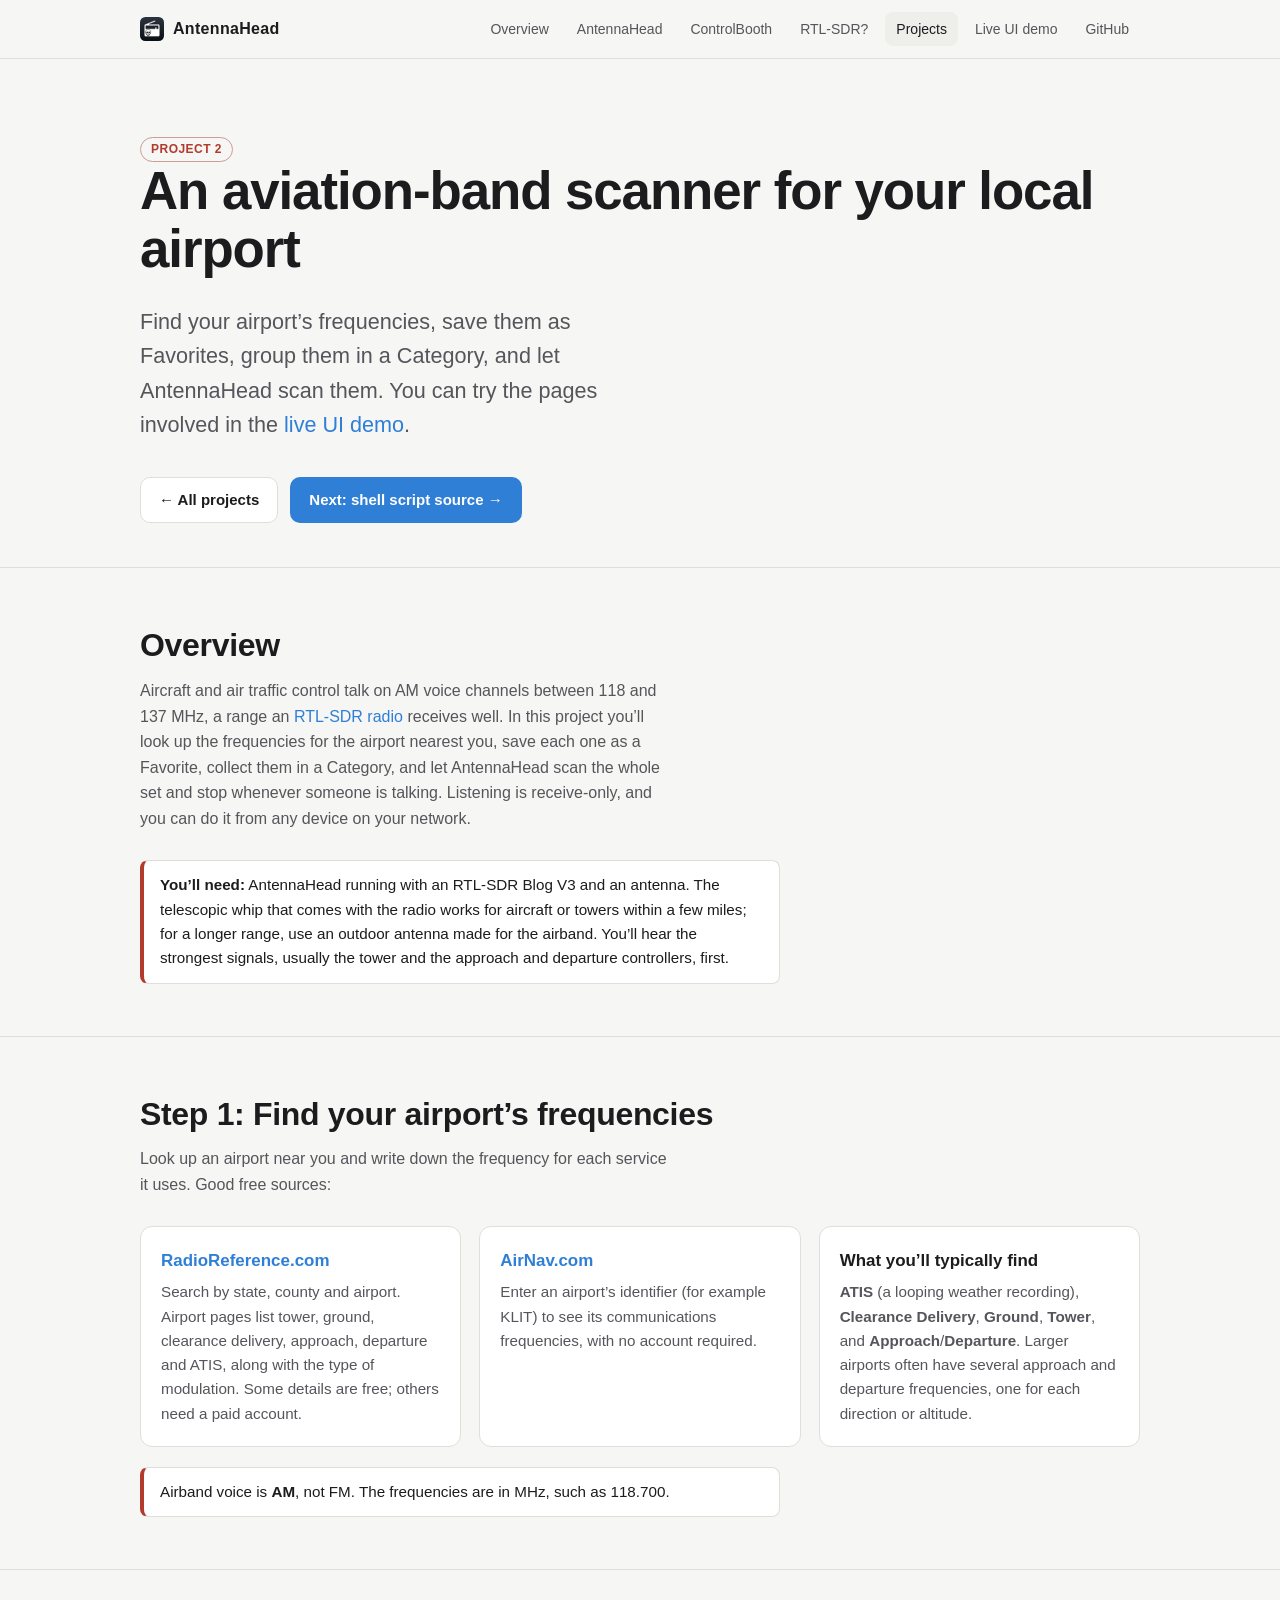
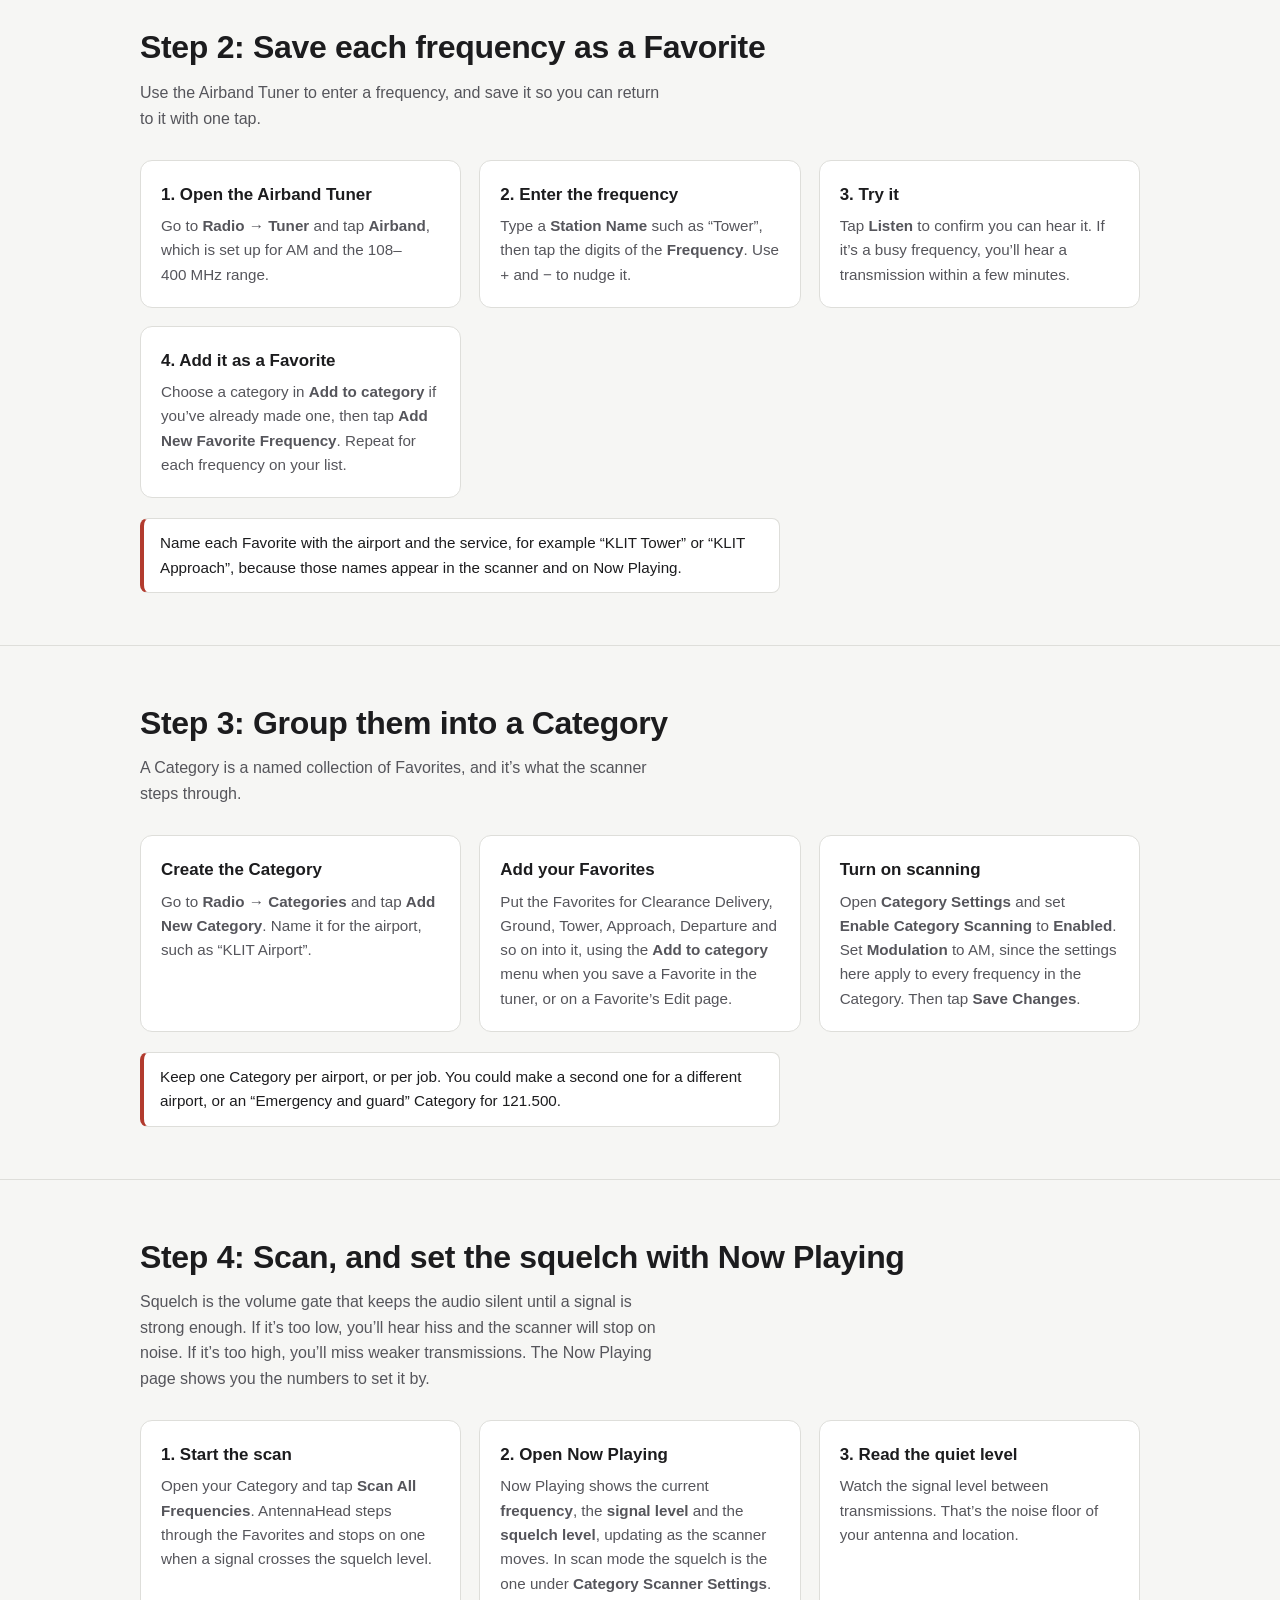
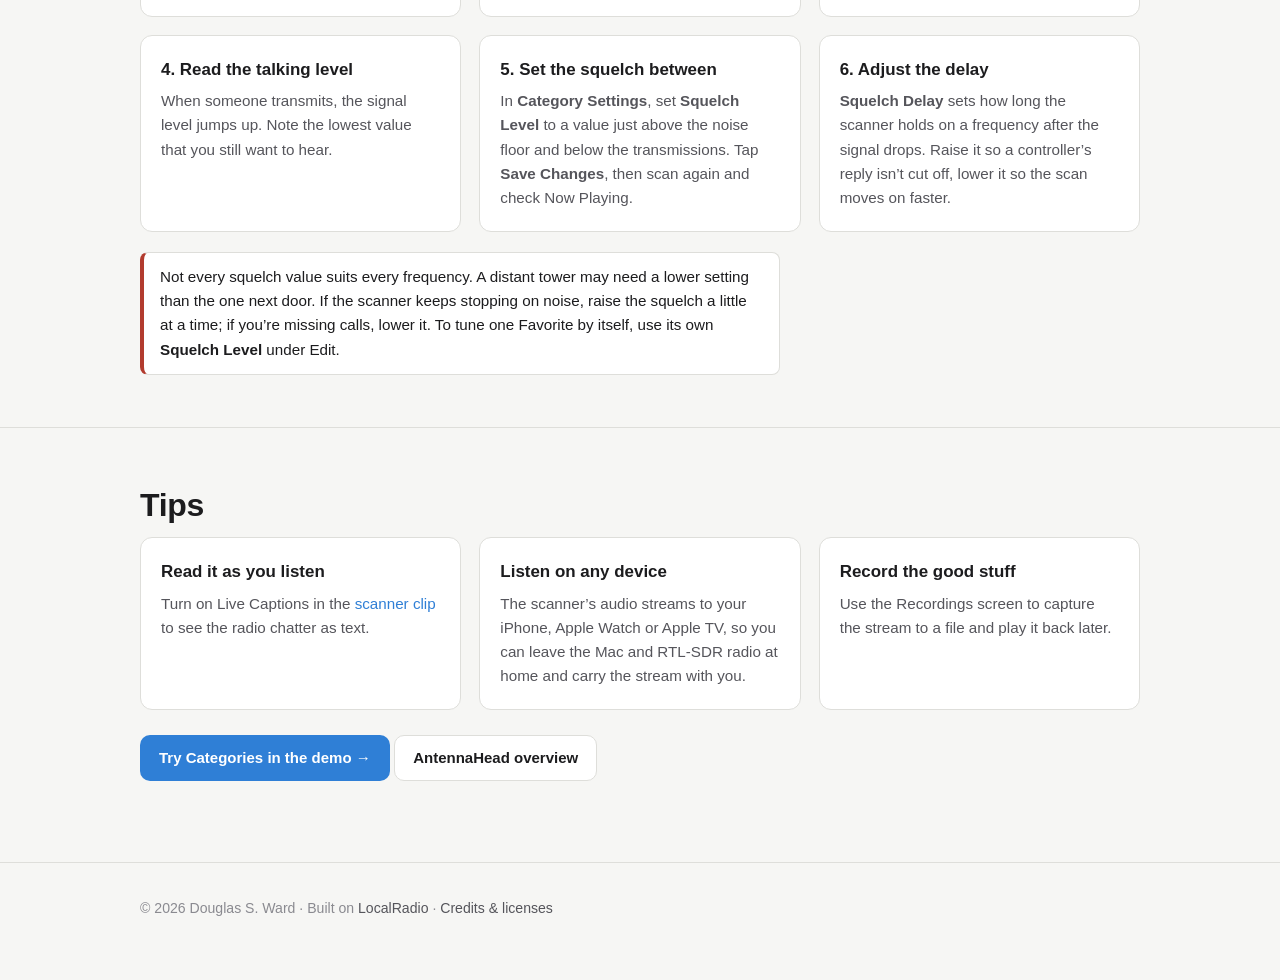
<file: project-airport-scanner.html>
<!DOCTYPE html>
<html lang="en">
<head>
<meta charset="utf-8">
<meta name="viewport" content="width=device-width, initial-scale=1">
<title>Airport scanner project</title>
<meta name="description" content="Set up AntennaHead as an aviation-band scanner for your local airport: find the frequencies, save them as Favorites, group them in a Category, and set the squelch with Now Playing.">
<link rel="icon" type="image/svg+xml" href="assets/img/antennahead-icon.svg">
<link rel="icon" type="image/png" sizes="32x32" href="assets/img/antennahead-icon-32.png">
<link rel="apple-touch-icon" href="assets/img/antennahead-icon.png">
<link rel="stylesheet" href="assets/css/site.css">
</head>
<body data-nav="projects.html">

<header class="site-head">
  <div class="wrap">
    <a class="brand" href="./"><img class="mark" src="assets/img/antennahead-icon.svg" alt="" width="24" height="24"> AntennaHead</a>
    <nav class="site-nav">
      <a href="index.html">Overview</a>
      <a href="antennahead.html">AntennaHead</a>
      <a href="controlbooth.html">ControlBooth</a>
      <a href="rtl-sdr.html">RTL-SDR?</a>
      <a href="projects.html">Projects</a>
      <a href="demo/index.html">Live UI demo</a>
      <a href="https://github.com/dsward2/AntennaHead">GitHub</a>
    </nav>
  </div>
</header>

<main>
  <section class="hero">
    <div class="wrap">
      <span class="pill">Project 2</span>
      <h1>An aviation-band scanner for your local airport</h1>
      <p class="lede">
        Find your airport&rsquo;s frequencies, save them as Favorites, group them in a
        Category, and let AntennaHead scan them. You can try the pages involved in the
        <a href="demo/index.html" target="_blank" rel="noopener">live UI demo</a>.
      </p>
      <div class="cta-row">
        <a class="btn" href="projects.html">&larr; All projects</a>
        <a class="btn primary" href="shell-script-source.html">Next: shell script source &rarr;</a>
      </div>
    </div>
  </section>
  <section class="band" id="airport">
    <div class="wrap">
      <h2>Overview</h2>
      <p class="sub">
        Aircraft and air traffic control talk on AM voice channels between
        118 and 137&nbsp;MHz, a range an <a href="rtl-sdr.html">RTL-SDR radio</a>
        receives well. In this project you&rsquo;ll look up the frequencies
        for the airport nearest you, save each one as a Favorite, collect them
        in a Category, and let AntennaHead scan the whole set and stop
        whenever someone is talking. Listening is receive-only, and you can do it
        from any device on your network.
      </p>
      <p class="note">
        <b>You&rsquo;ll need:</b> AntennaHead running with an RTL-SDR Blog V3
        and an antenna. The telescopic whip that comes with the radio works
        for aircraft or towers within a few miles; for a longer range, use an
        outdoor antenna made for the airband. You&rsquo;ll hear
        the strongest signals, usually the tower and the approach and
        departure controllers, first.
      </p>
    </div>
  </section>

  <section class="band">
    <div class="wrap">
      <h2>Step 1: Find your airport&rsquo;s frequencies</h2>
      <p class="sub">
        Look up an airport near you and write down the frequency for each
        service it uses. Good free sources:
      </p>
      <div class="grid">
        <div class="card"><h3><a href="https://www.radioreference.com/">RadioReference.com</a></h3><p>Search by state, county and airport. Airport pages list tower, ground, clearance delivery, approach, departure and ATIS, along with the type of modulation. Some details are free; others need a paid account.</p></div>
        <div class="card"><h3><a href="https://www.airnav.com/airports/">AirNav.com</a></h3><p>Enter an airport&rsquo;s identifier (for example KLIT) to see its communications frequencies, with no account required.</p></div>
        <div class="card"><h3>What you&rsquo;ll typically find</h3><p><b>ATIS</b> (a looping weather recording), <b>Clearance Delivery</b>, <b>Ground</b>, <b>Tower</b>, and <b>Approach</b>/<b>Departure</b>. Larger airports often have several approach and departure frequencies, one for each direction or altitude.</p></div>
      </div>
      <p class="note">
        Airband voice is <b>AM</b>, not FM. The frequencies are
        in MHz, such as 118.700.
      </p>
    </div>
  </section>

  <section class="band">
    <div class="wrap">
      <h2>Step 2: Save each frequency as a Favorite</h2>
      <p class="sub">
        Use the Airband Tuner to enter a frequency, and save it so you can
        return to it with one tap.
      </p>
      <div class="grid">
        <div class="card"><h3>1. Open the Airband Tuner</h3><p>Go to <b>Radio &rarr; Tuner</b> and tap <b>Airband</b>, which is set up for AM and the 108&ndash;400&nbsp;MHz range.</p></div>
        <div class="card"><h3>2. Enter the frequency</h3><p>Type a <b>Station Name</b> such as &ldquo;Tower&rdquo;, then tap the digits of the <b>Frequency</b>. Use + and &minus; to nudge it.</p></div>
        <div class="card"><h3>3. Try it</h3><p>Tap <b>Listen</b> to confirm you can hear it. If it&rsquo;s a busy frequency, you&rsquo;ll hear a transmission within a few minutes.</p></div>
        <div class="card"><h3>4. Add it as a Favorite</h3><p>Choose a category in <b>Add to category</b> if you&rsquo;ve already made one, then tap <b>Add New Favorite Frequency</b>. Repeat for each frequency on your list.</p></div>
      </div>
      <p class="note">
        Name each Favorite with the airport and the service, for example
        &ldquo;KLIT Tower&rdquo; or &ldquo;KLIT Approach&rdquo;, because those names appear in
        the scanner and on Now Playing.
      </p>
    </div>
  </section>

  <section class="band">
    <div class="wrap">
      <h2>Step 3: Group them into a Category</h2>
      <p class="sub">
        A Category is a named collection of Favorites, and it&rsquo;s what the
        scanner steps through.
      </p>
      <div class="grid">
        <div class="card"><h3>Create the Category</h3><p>Go to <b>Radio &rarr; Categories</b> and tap <b>Add New Category</b>. Name it for the airport, such as &ldquo;KLIT Airport&rdquo;.</p></div>
        <div class="card"><h3>Add your Favorites</h3><p>Put the Favorites for Clearance Delivery, Ground, Tower, Approach, Departure and so on into it, using the <b>Add to category</b> menu when you save a Favorite in the tuner, or on a Favorite&rsquo;s Edit page.</p></div>
        <div class="card"><h3>Turn on scanning</h3><p>Open <b>Category Settings</b> and set <b>Enable Category Scanning</b> to <b>Enabled</b>. Set <b>Modulation</b> to AM, since the settings here apply to every frequency in the Category. Then tap <b>Save Changes</b>.</p></div>
      </div>
      <p class="note">
        Keep one Category per airport, or per job. You could make a second
        one for a different airport, or an &ldquo;Emergency and guard&rdquo; Category
        for 121.500.
      </p>
    </div>
  </section>

  <section class="band">
    <div class="wrap">
      <h2>Step 4: Scan, and set the squelch with Now Playing</h2>
      <p class="sub">
        Squelch is the volume gate that keeps the audio silent until a signal
        is strong enough. If it&rsquo;s too low, you&rsquo;ll hear hiss and the scanner
        will stop on noise. If it&rsquo;s too high, you&rsquo;ll miss weaker
        transmissions. The Now Playing page shows you the numbers to set it by.
      </p>
      <div class="grid">
        <div class="card"><h3>1. Start the scan</h3><p>Open your Category and tap <b>Scan All Frequencies</b>. AntennaHead steps through the Favorites and stops on one when a signal crosses the squelch level.</p></div>
        <div class="card"><h3>2. Open Now Playing</h3><p>Now Playing shows the current <b>frequency</b>, the <b>signal level</b> and the <b>squelch level</b>, updating as the scanner moves. In scan mode the squelch is the one under <b>Category Scanner Settings</b>.</p></div>
        <div class="card"><h3>3. Read the quiet level</h3><p>Watch the signal level between transmissions. That&rsquo;s the noise floor of your antenna and location.</p></div>
        <div class="card"><h3>4. Read the talking level</h3><p>When someone transmits, the signal level jumps up. Note the lowest value that you still want to hear.</p></div>
        <div class="card"><h3>5. Set the squelch between</h3><p>In <b>Category Settings</b>, set <b>Squelch Level</b> to a value just above the noise floor and below the transmissions. Tap <b>Save Changes</b>, then scan again and check Now Playing.</p></div>
        <div class="card"><h3>6. Adjust the delay</h3><p><b>Squelch Delay</b> sets how long the scanner holds on a frequency after the signal drops. Raise it so a controller&rsquo;s reply isn&rsquo;t cut off, lower it so the scan moves on faster.</p></div>
      </div>
      <p class="note">
        Not every squelch value suits every frequency. A distant tower may
        need a lower setting than the one next door. If the scanner keeps stopping on
        noise, raise the squelch a little at a time; if you&rsquo;re missing calls, lower it. To tune
        one Favorite by itself, use its own <b>Squelch Level</b> under Edit.
      </p>
    </div>
  </section>

  <section class="band">
    <div class="wrap">
      <h2>Tips</h2>
      <div class="grid">
        <div class="card"><h3>Read it as you listen</h3><p>Turn on Live Captions in the <a href="antennahead.html#videos">scanner clip</a> to see the radio chatter as text.</p></div>
        <div class="card"><h3>Listen on any device</h3><p>The scanner&rsquo;s audio streams to your iPhone, Apple Watch or Apple TV, so you can leave the Mac and RTL-SDR radio at home and carry the stream with you.</p></div>
        <div class="card"><h3>Record the good stuff</h3><p>Use the Recordings screen to capture the stream to a file and play it back later.</p></div>
      </div>
      <p class="sub" style="margin-top:1.6em">
        <a class="btn primary" href="demo/index.html#categories.html" target="_blank" rel="noopener">Try Categories in the demo &rarr;</a>
        <a class="btn" href="antennahead.html">AntennaHead overview</a>
      </p>
    </div>
  </section>
</main>

<footer class="site-foot">
  <div class="wrap">
    &copy; <span data-year>2026</span> Douglas S. Ward &middot;
    Built on <a href="https://github.com/dsward2/LocalRadio">LocalRadio</a> &middot;
    <a href="demo/credits.html">Credits &amp; licenses</a>
  </div>
</footer>

<script src="assets/js/nav.js"></script>
</body>
</html>
</file>
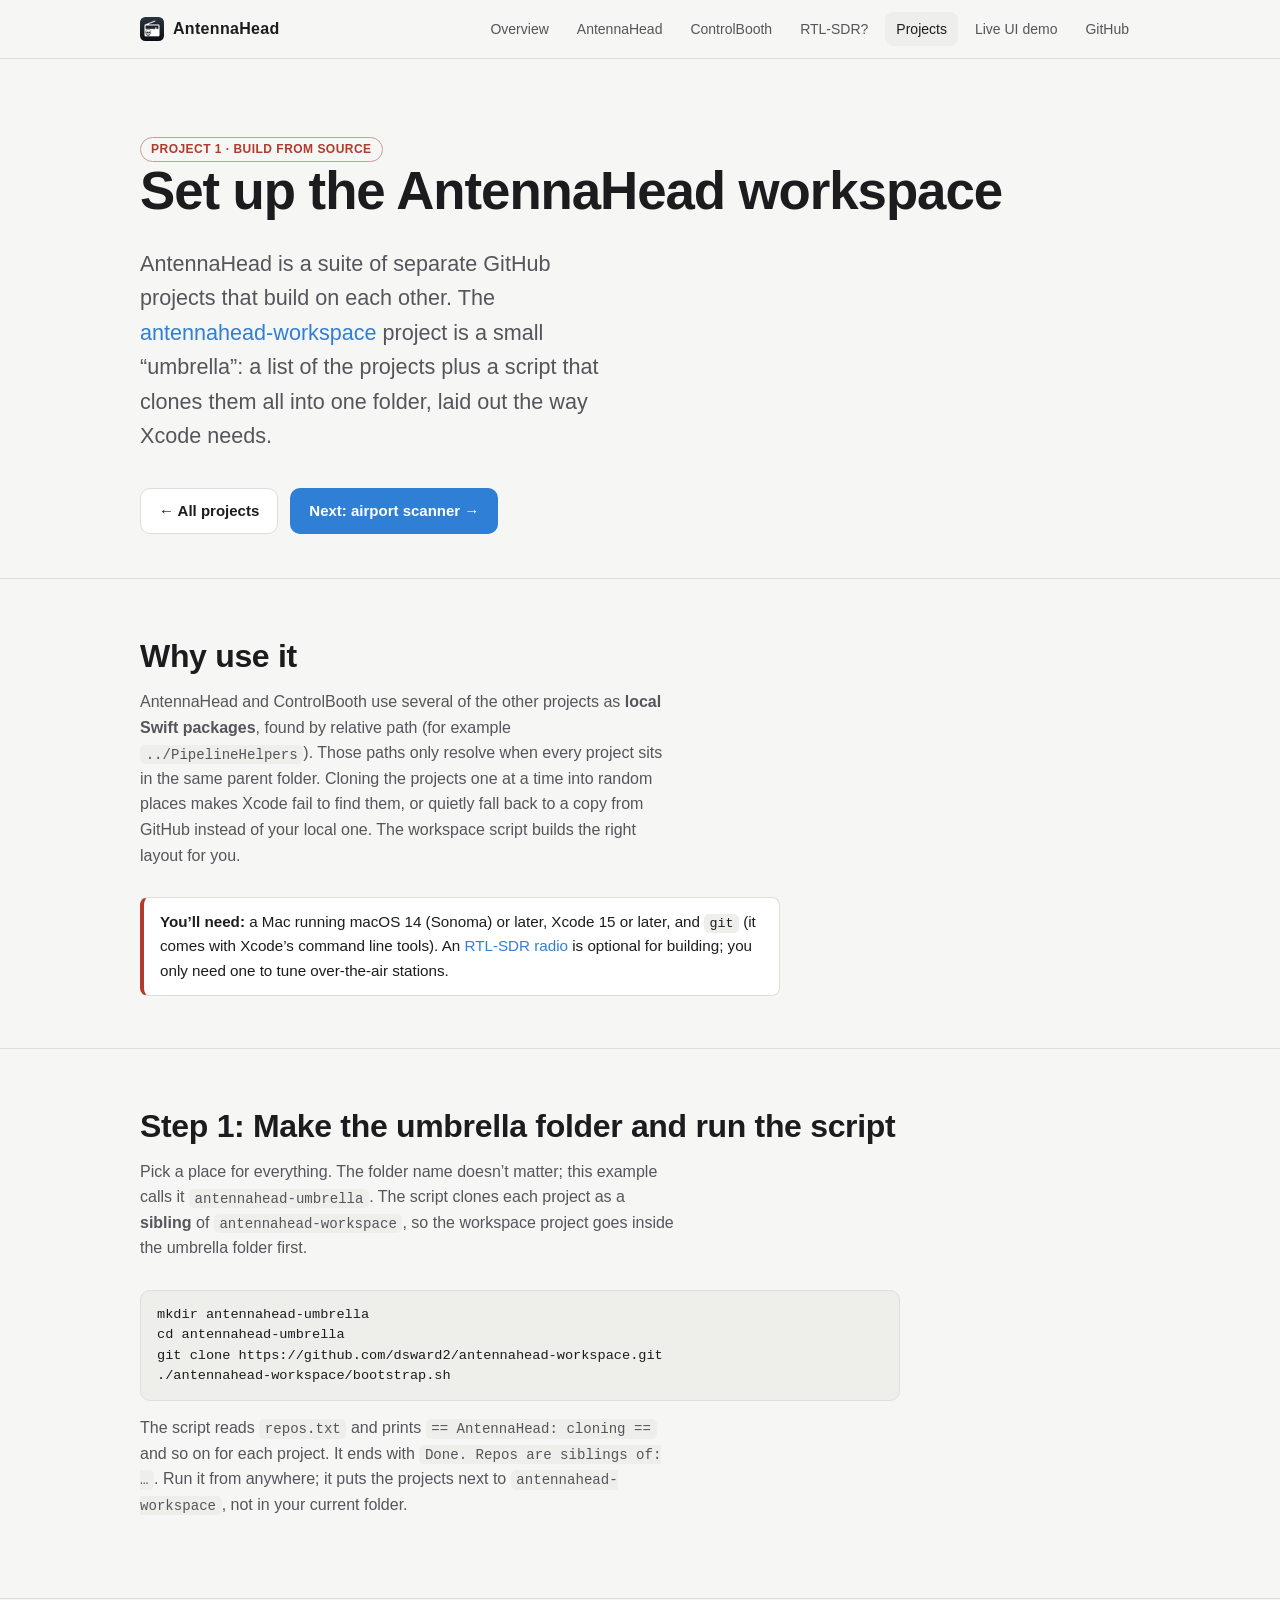
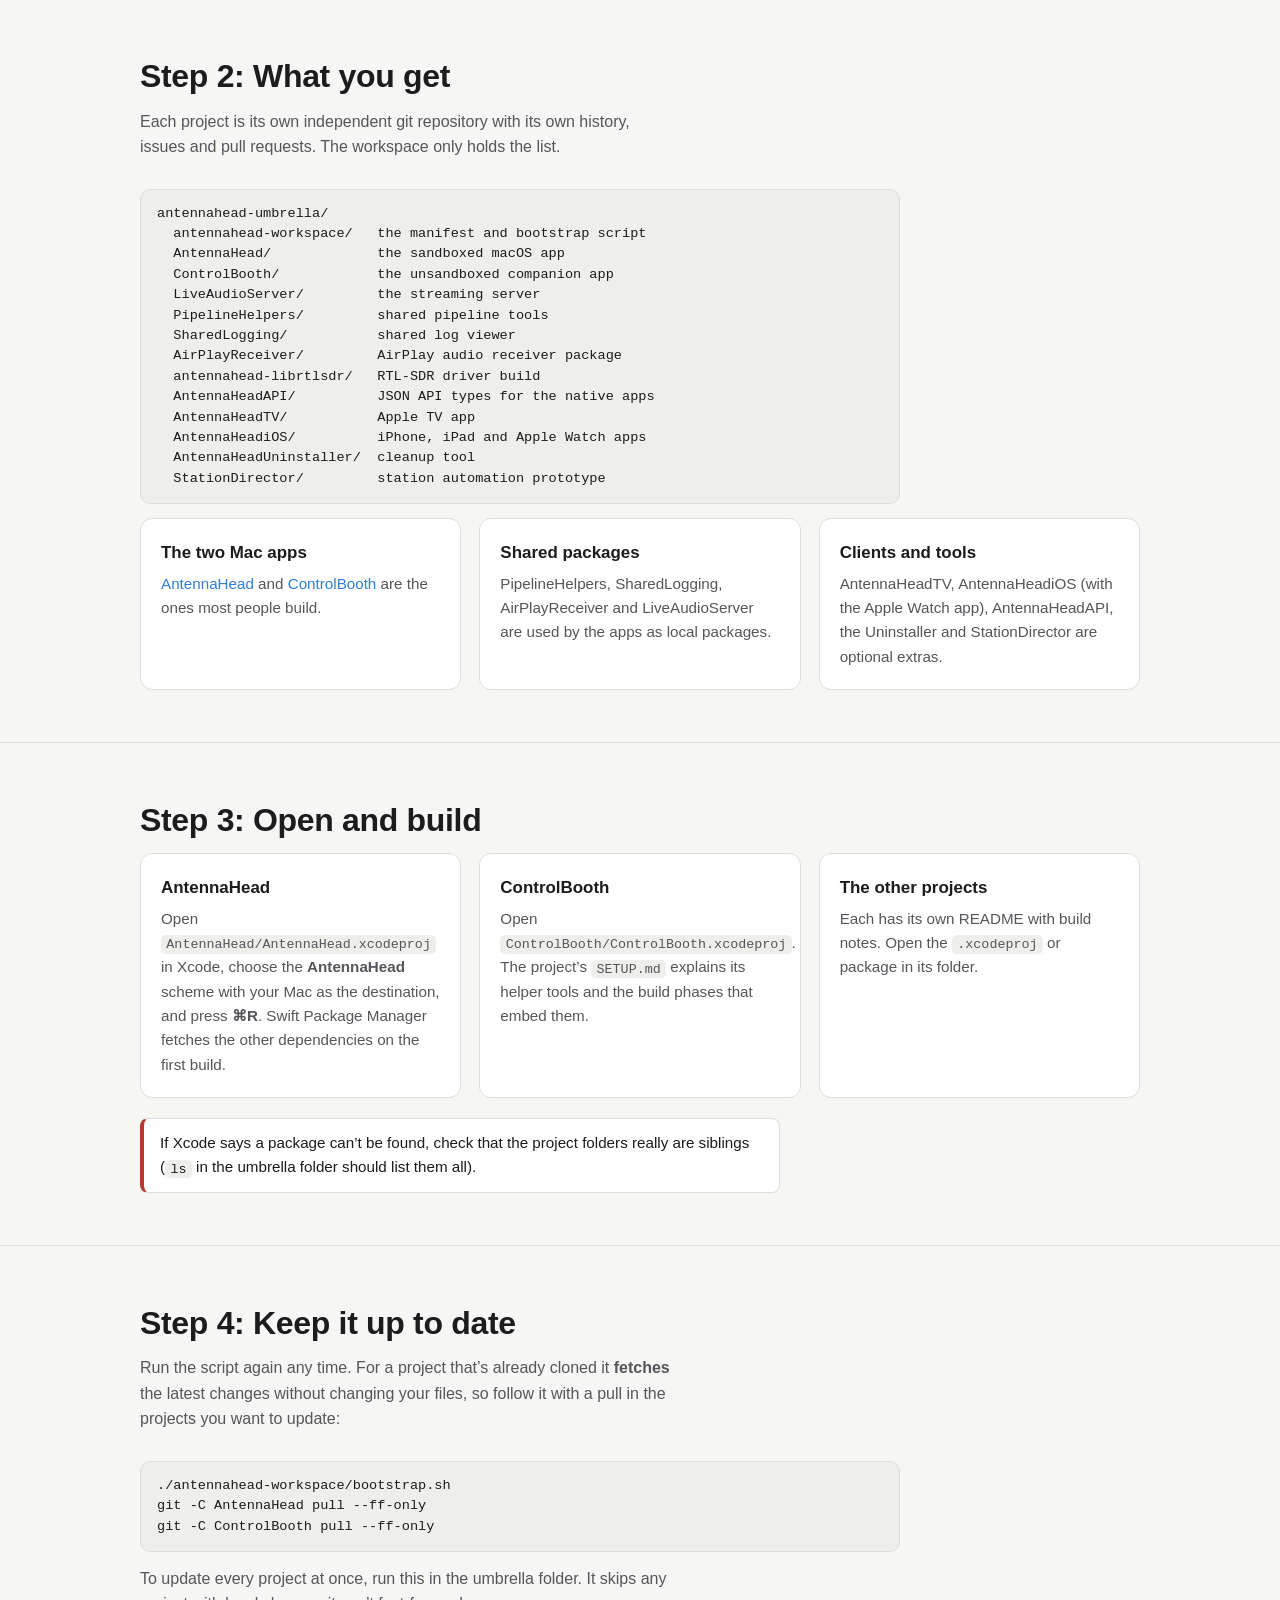
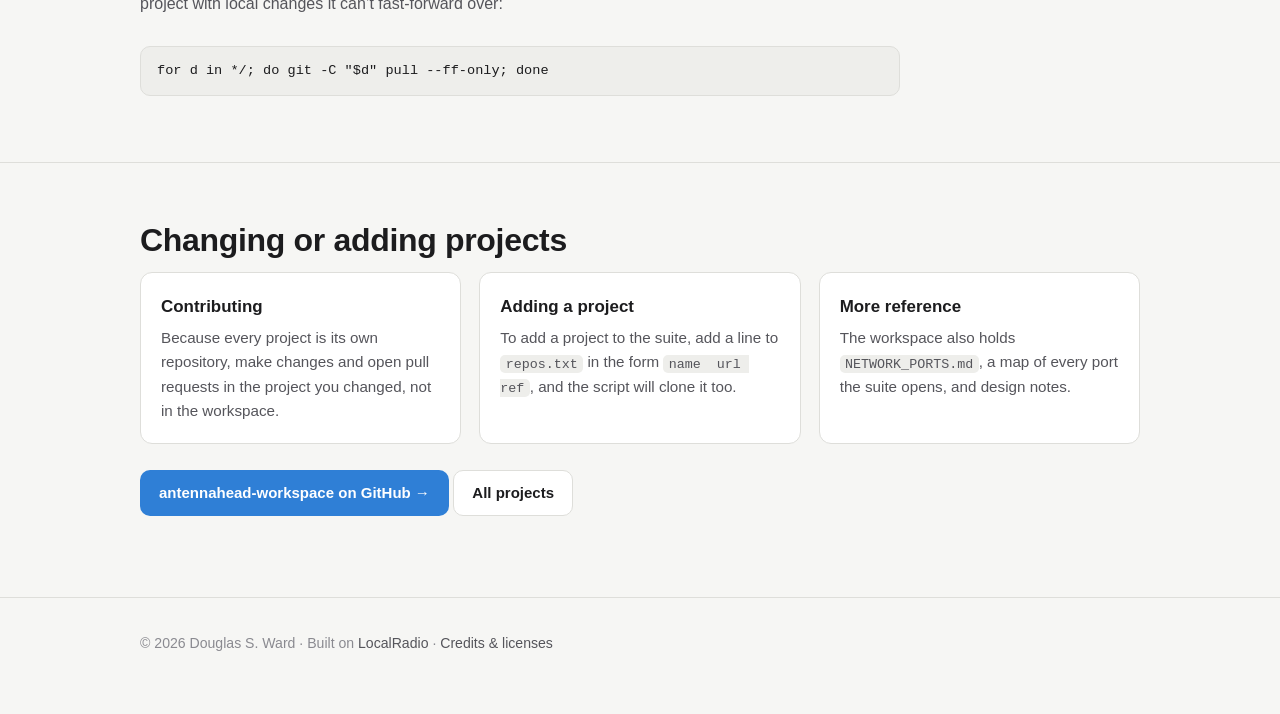
<file: project-workspace.html>
<!DOCTYPE html>
<html lang="en">
<head>
<meta charset="utf-8">
<meta name="viewport" content="width=device-width, initial-scale=1">
<title>Workspace project</title>
<meta name="description" content="Use the antennahead-workspace project on GitHub to create one umbrella folder with every AntennaHead repository checked out side by side, ready to build in Xcode.">
<link rel="icon" type="image/svg+xml" href="assets/img/antennahead-icon.svg">
<link rel="icon" type="image/png" sizes="32x32" href="assets/img/antennahead-icon-32.png">
<link rel="apple-touch-icon" href="assets/img/antennahead-icon.png">
<link rel="stylesheet" href="assets/css/site.css">
</head>
<body data-nav="projects.html">

<header class="site-head">
  <div class="wrap">
    <a class="brand" href="./"><img class="mark" src="assets/img/antennahead-icon.svg" alt="" width="24" height="24"> AntennaHead</a>
    <nav class="site-nav">
      <a href="index.html">Overview</a>
      <a href="antennahead.html">AntennaHead</a>
      <a href="controlbooth.html">ControlBooth</a>
      <a href="rtl-sdr.html">RTL-SDR?</a>
      <a href="projects.html">Projects</a>
      <a href="demo/index.html">Live UI demo</a>
      <a href="https://github.com/dsward2/AntennaHead">GitHub</a>
    </nav>
  </div>
</header>

<main>
  <section class="hero">
    <div class="wrap">
      <span class="pill">Project 1 &middot; Build from source</span>
      <h1>Set up the AntennaHead workspace</h1>
      <p class="lede">
        AntennaHead is a suite of separate GitHub projects that build on each
        other. The <a href="https://github.com/dsward2/antennahead-workspace">antennahead-workspace</a>
        project is a small &ldquo;umbrella&rdquo;: a list of the projects plus a script that
        clones them all into one folder, laid out the way Xcode needs.
      </p>
      <div class="cta-row">
        <a class="btn" href="projects.html">&larr; All projects</a>
        <a class="btn primary" href="project-airport-scanner.html">Next: airport scanner &rarr;</a>
      </div>
    </div>
  </section>

  <section class="band">
    <div class="wrap">
      <h2>Why use it</h2>
      <p class="sub">
        AntennaHead and ControlBooth use several of the other projects as
        <b>local Swift packages</b>, found by relative path (for example
        <code>../PipelineHelpers</code>). Those paths only resolve when every
        project sits in the same parent folder. Cloning the projects one at a time
        into random places makes Xcode fail to find them, or quietly fall back to
        a copy from GitHub instead of your local one. The workspace script builds the
        right layout for you.
      </p>
      <p class="note">
        <b>You&rsquo;ll need:</b> a Mac running macOS 14 (Sonoma) or later,
        Xcode 15 or later, and <code>git</code> (it comes with Xcode&rsquo;s command line tools).
        An <a href="rtl-sdr.html">RTL-SDR radio</a> is optional for building; you only need one to tune over-the-air stations.
      </p>
    </div>
  </section>

  <section class="band">
    <div class="wrap">
      <h2>Step 1: Make the umbrella folder and run the script</h2>
      <p class="sub">
        Pick a place for everything. The folder name doesn&rsquo;t matter; this
        example calls it <code>antennahead-umbrella</code>. The script clones
        each project as a <b>sibling</b> of <code>antennahead-workspace</code>, so
        the workspace project goes inside the umbrella folder first.
      </p>
<pre><code>mkdir antennahead-umbrella
cd antennahead-umbrella
git clone https://github.com/dsward2/antennahead-workspace.git
./antennahead-workspace/bootstrap.sh</code></pre>
      <p class="sub">
        The script reads <code>repos.txt</code> and prints
        <code>== AntennaHead: cloning ==</code> and so on for each project. It ends with
        <code>Done. Repos are siblings of: &hellip;</code>. Run it from anywhere; it
        puts the projects next to <code>antennahead-workspace</code>, not in your current folder.
      </p>
    </div>
  </section>

  <section class="band">
    <div class="wrap">
      <h2>Step 2: What you get</h2>
      <p class="sub">
        Each project is its own independent git repository with its own history,
        issues and pull requests. The workspace only holds the list.
      </p>
<pre><code>antennahead-umbrella/
  antennahead-workspace/   the manifest and bootstrap script
  AntennaHead/             the sandboxed macOS app
  ControlBooth/            the unsandboxed companion app
  LiveAudioServer/         the streaming server
  PipelineHelpers/         shared pipeline tools
  SharedLogging/           shared log viewer
  AirPlayReceiver/         AirPlay audio receiver package
  antennahead-librtlsdr/   RTL-SDR driver build
  AntennaHeadAPI/          JSON API types for the native apps
  AntennaHeadTV/           Apple TV app
  AntennaHeadiOS/          iPhone, iPad and Apple Watch apps
  AntennaHeadUninstaller/  cleanup tool
  StationDirector/         station automation prototype</code></pre>
      <div class="grid">
        <div class="card"><h3>The two Mac apps</h3><p><a href="antennahead.html">AntennaHead</a> and <a href="controlbooth.html">ControlBooth</a> are the ones most people build.</p></div>
        <div class="card"><h3>Shared packages</h3><p>PipelineHelpers, SharedLogging, AirPlayReceiver and LiveAudioServer are used by the apps as local packages.</p></div>
        <div class="card"><h3>Clients and tools</h3><p>AntennaHeadTV, AntennaHeadiOS (with the Apple Watch app), AntennaHeadAPI, the Uninstaller and StationDirector are optional extras.</p></div>
      </div>
    </div>
  </section>

  <section class="band">
    <div class="wrap">
      <h2>Step 3: Open and build</h2>
      <div class="grid">
        <div class="card"><h3>AntennaHead</h3><p>Open <code>AntennaHead/AntennaHead.xcodeproj</code> in Xcode, choose the <b>AntennaHead</b> scheme with your Mac as the destination, and press <b>&#8984;R</b>. Swift Package Manager fetches the other dependencies on the first build.</p></div>
        <div class="card"><h3>ControlBooth</h3><p>Open <code>ControlBooth/ControlBooth.xcodeproj</code>. The project&rsquo;s <code>SETUP.md</code> explains its helper tools and the build phases that embed them.</p></div>
        <div class="card"><h3>The other projects</h3><p>Each has its own README with build notes. Open the <code>.xcodeproj</code> or package in its folder.</p></div>
      </div>
      <p class="note">
        If Xcode says a package can&rsquo;t be found, check that the project folders really are siblings
        (<code>ls</code> in the umbrella folder should list them all).
      </p>
    </div>
  </section>

  <section class="band">
    <div class="wrap">
      <h2>Step 4: Keep it up to date</h2>
      <p class="sub">
        Run the script again any time. For a project that&rsquo;s already cloned it
        <b>fetches</b> the latest changes without changing your files, so follow it with a
        pull in the projects you want to update:
      </p>
<pre><code>./antennahead-workspace/bootstrap.sh
git -C AntennaHead pull --ff-only
git -C ControlBooth pull --ff-only</code></pre>
      <p class="sub">
        To update every project at once, run this in the umbrella folder. It
        skips any project with local changes it can&rsquo;t fast-forward over:
      </p>
<pre><code>for d in */; do git -C "$d" pull --ff-only; done</code></pre>
    </div>
  </section>

  <section class="band">
    <div class="wrap">
      <h2>Changing or adding projects</h2>
      <div class="grid">
        <div class="card"><h3>Contributing</h3><p>Because every project is its own repository, make changes and open pull requests in the project you changed, not in the workspace.</p></div>
        <div class="card"><h3>Adding a project</h3><p>To add a project to the suite, add a line to <code>repos.txt</code> in the form <code>name&nbsp; url&nbsp; ref</code>, and the script will clone it too.</p></div>
        <div class="card"><h3>More reference</h3><p>The workspace also holds <code>NETWORK_PORTS.md</code>, a map of every port the suite opens, and design notes.</p></div>
      </div>
      <p class="sub" style="margin-top:1.6em">
        <a class="btn primary" href="https://github.com/dsward2/antennahead-workspace">antennahead-workspace on GitHub &rarr;</a>
        <a class="btn" href="projects.html">All projects</a>
      </p>
    </div>
  </section>
</main>

<footer class="site-foot">
  <div class="wrap">
    &copy; <span data-year>2026</span> Douglas S. Ward &middot;
    Built on <a href="https://github.com/dsward2/LocalRadio">LocalRadio</a> &middot;
    <a href="demo/credits.html">Credits &amp; licenses</a>
  </div>
</footer>

<script src="assets/js/nav.js"></script>
</body>
</html>
</file>
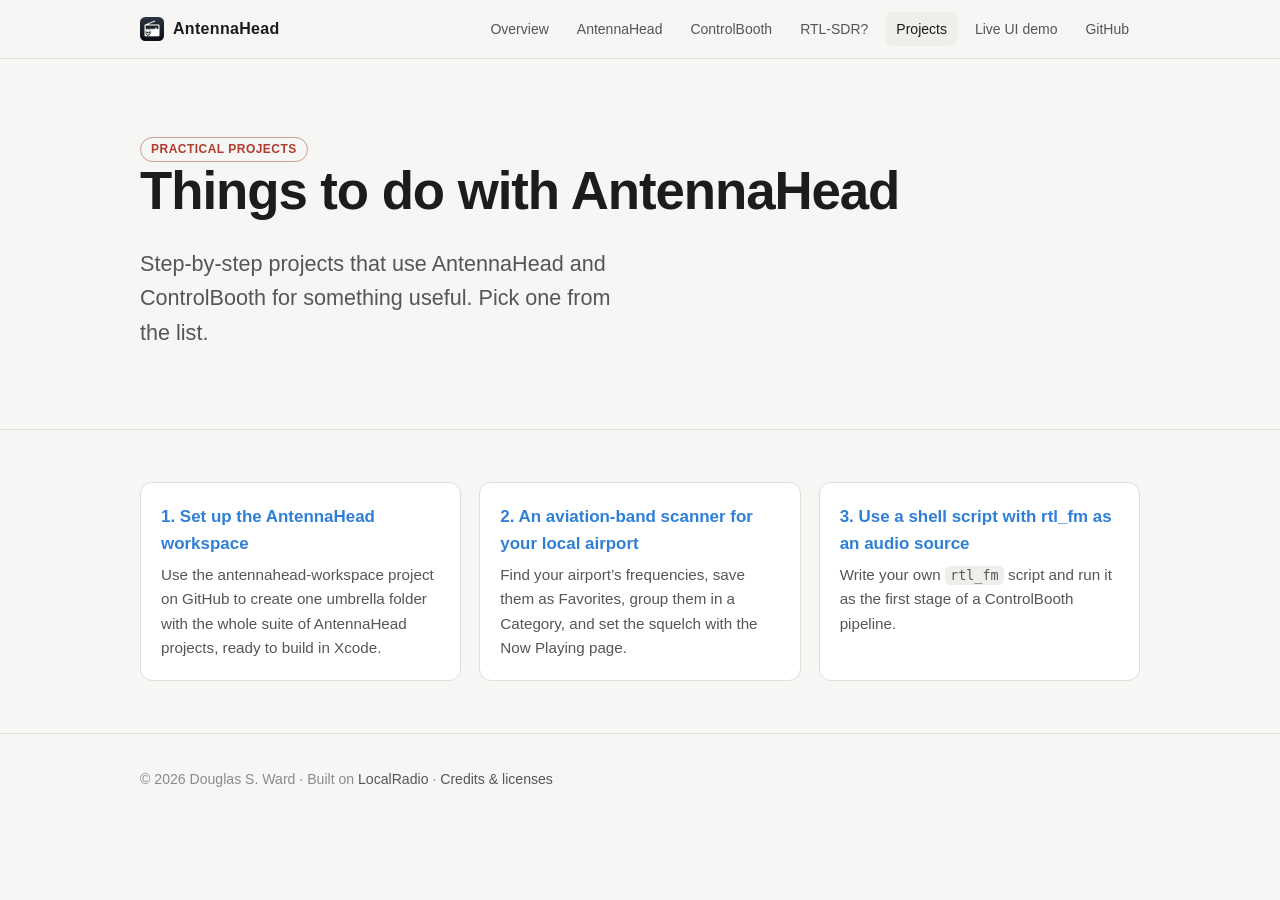
<file: projects.html>
<!DOCTYPE html>
<html lang="en">
<head>
<meta charset="utf-8">
<meta name="viewport" content="width=device-width, initial-scale=1">
<title>Practical projects</title>
<meta name="description" content="Practical AntennaHead projects: set up the workspace, build an airport scanner, and use your own shell script as an audio source.">
<link rel="icon" type="image/svg+xml" href="assets/img/antennahead-icon.svg">
<link rel="icon" type="image/png" sizes="32x32" href="assets/img/antennahead-icon-32.png">
<link rel="apple-touch-icon" href="assets/img/antennahead-icon.png">
<link rel="stylesheet" href="assets/css/site.css">
</head>
<body data-nav="projects.html">

<header class="site-head">
  <div class="wrap">
    <a class="brand" href="./"><img class="mark" src="assets/img/antennahead-icon.svg" alt="" width="24" height="24"> AntennaHead</a>
    <nav class="site-nav">
      <a href="index.html">Overview</a>
      <a href="antennahead.html">AntennaHead</a>
      <a href="controlbooth.html">ControlBooth</a>
      <a href="rtl-sdr.html">RTL-SDR?</a>
      <a href="projects.html">Projects</a>
      <a href="demo/index.html">Live UI demo</a>
      <a href="https://github.com/dsward2/AntennaHead">GitHub</a>
    </nav>
  </div>
</header>

<main>
  <section class="hero">
    <div class="wrap">
      <span class="pill">Practical projects</span>
      <h1>Things to do with AntennaHead</h1>
      <p class="lede">
        Step-by-step projects that use AntennaHead and ControlBooth for something
        useful. Pick one from the list.
      </p>
    </div>
  </section>

  <section class="band">
    <div class="wrap">
      <div class="grid">
        <a class="card" href="project-workspace.html"><h3>1. Set up the AntennaHead workspace</h3><p>Use the antennahead-workspace project on GitHub to create one umbrella folder with the whole suite of AntennaHead projects, ready to build in Xcode.</p></a>
        <a class="card" href="project-airport-scanner.html"><h3>2. An aviation-band scanner for your local airport</h3><p>Find your airport&rsquo;s frequencies, save them as Favorites, group them in a Category, and set the squelch with the Now Playing page.</p></a>
        <a class="card" href="shell-script-source.html"><h3>3. Use a shell script with rtl_fm as an audio source</h3><p>Write your own <code>rtl_fm</code> script and run it as the first stage of a ControlBooth pipeline.</p></a>
      </div>
    </div>
  </section>
</main>

<footer class="site-foot">
  <div class="wrap">
    &copy; <span data-year>2026</span> Douglas S. Ward &middot;
    Built on <a href="https://github.com/dsward2/LocalRadio">LocalRadio</a> &middot;
    <a href="demo/credits.html">Credits &amp; licenses</a>
  </div>
</footer>

<script src="assets/js/nav.js"></script>
</body>
</html>
</file>
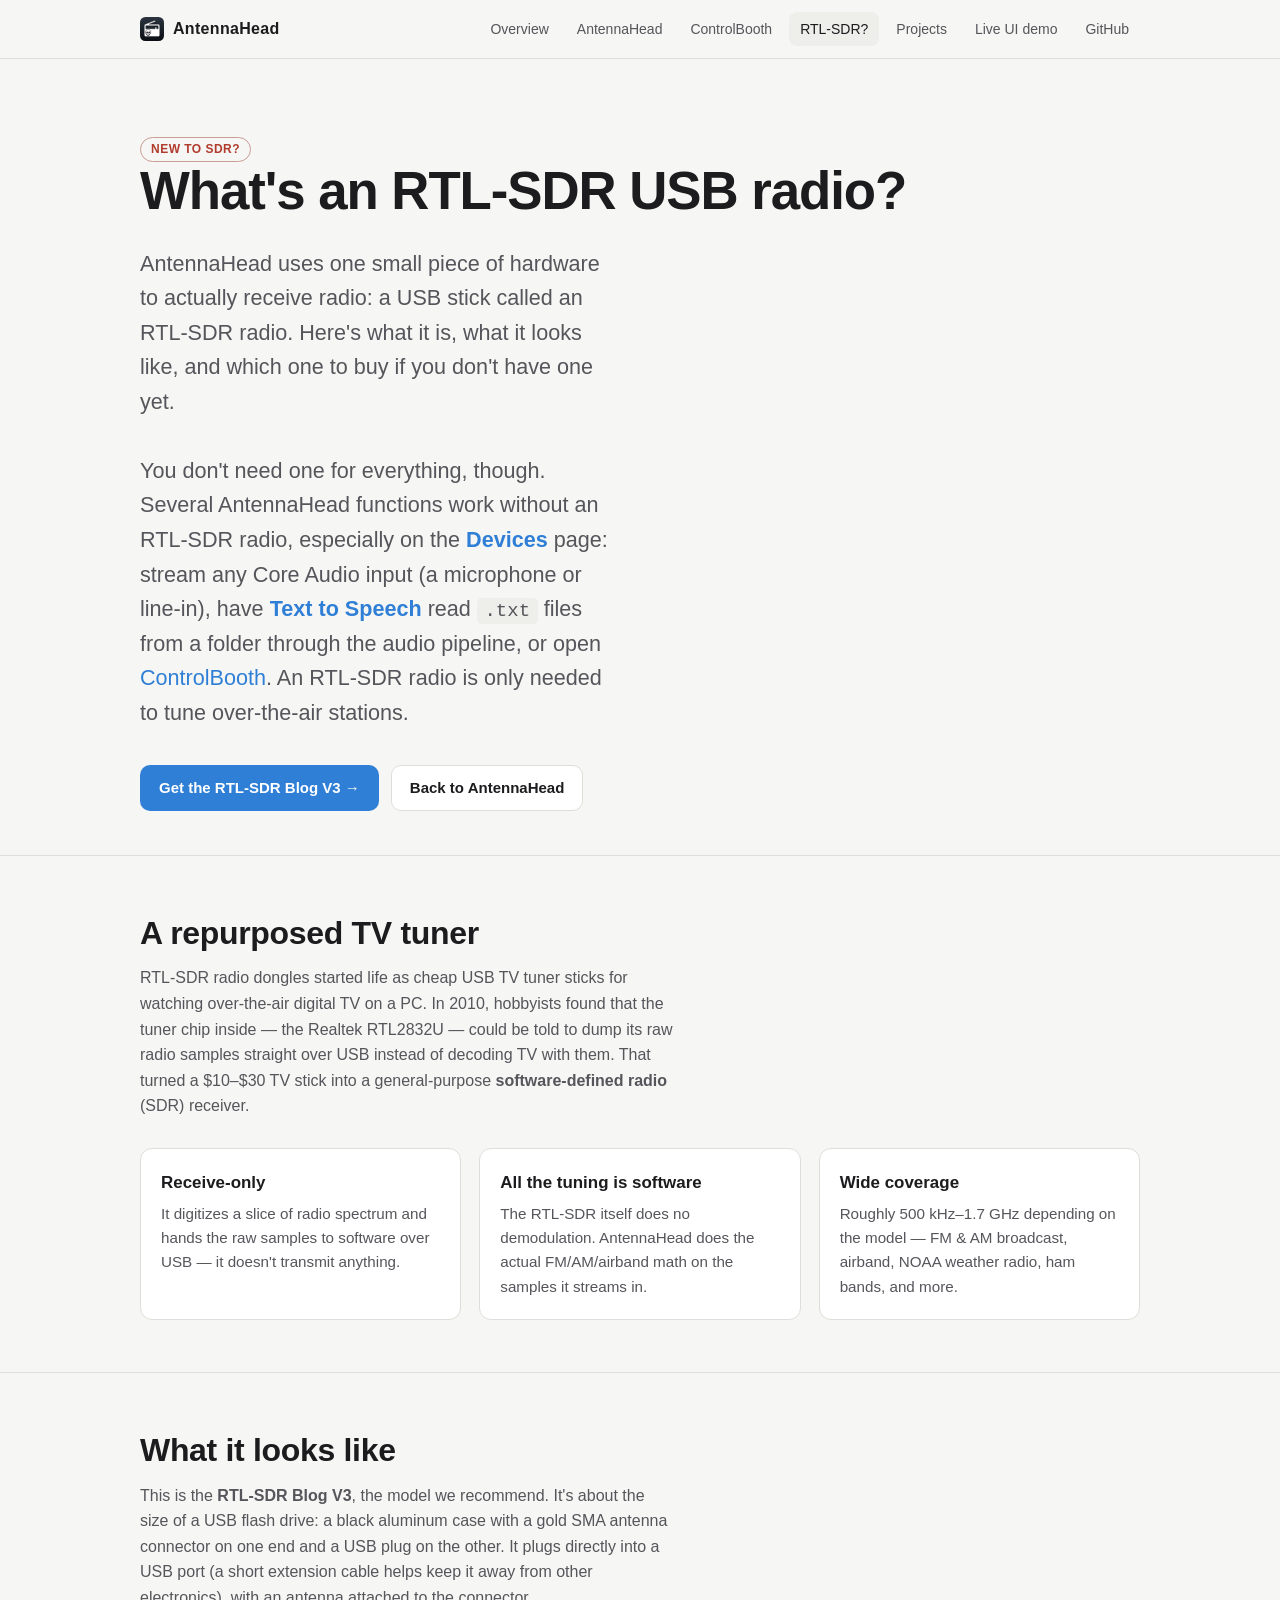
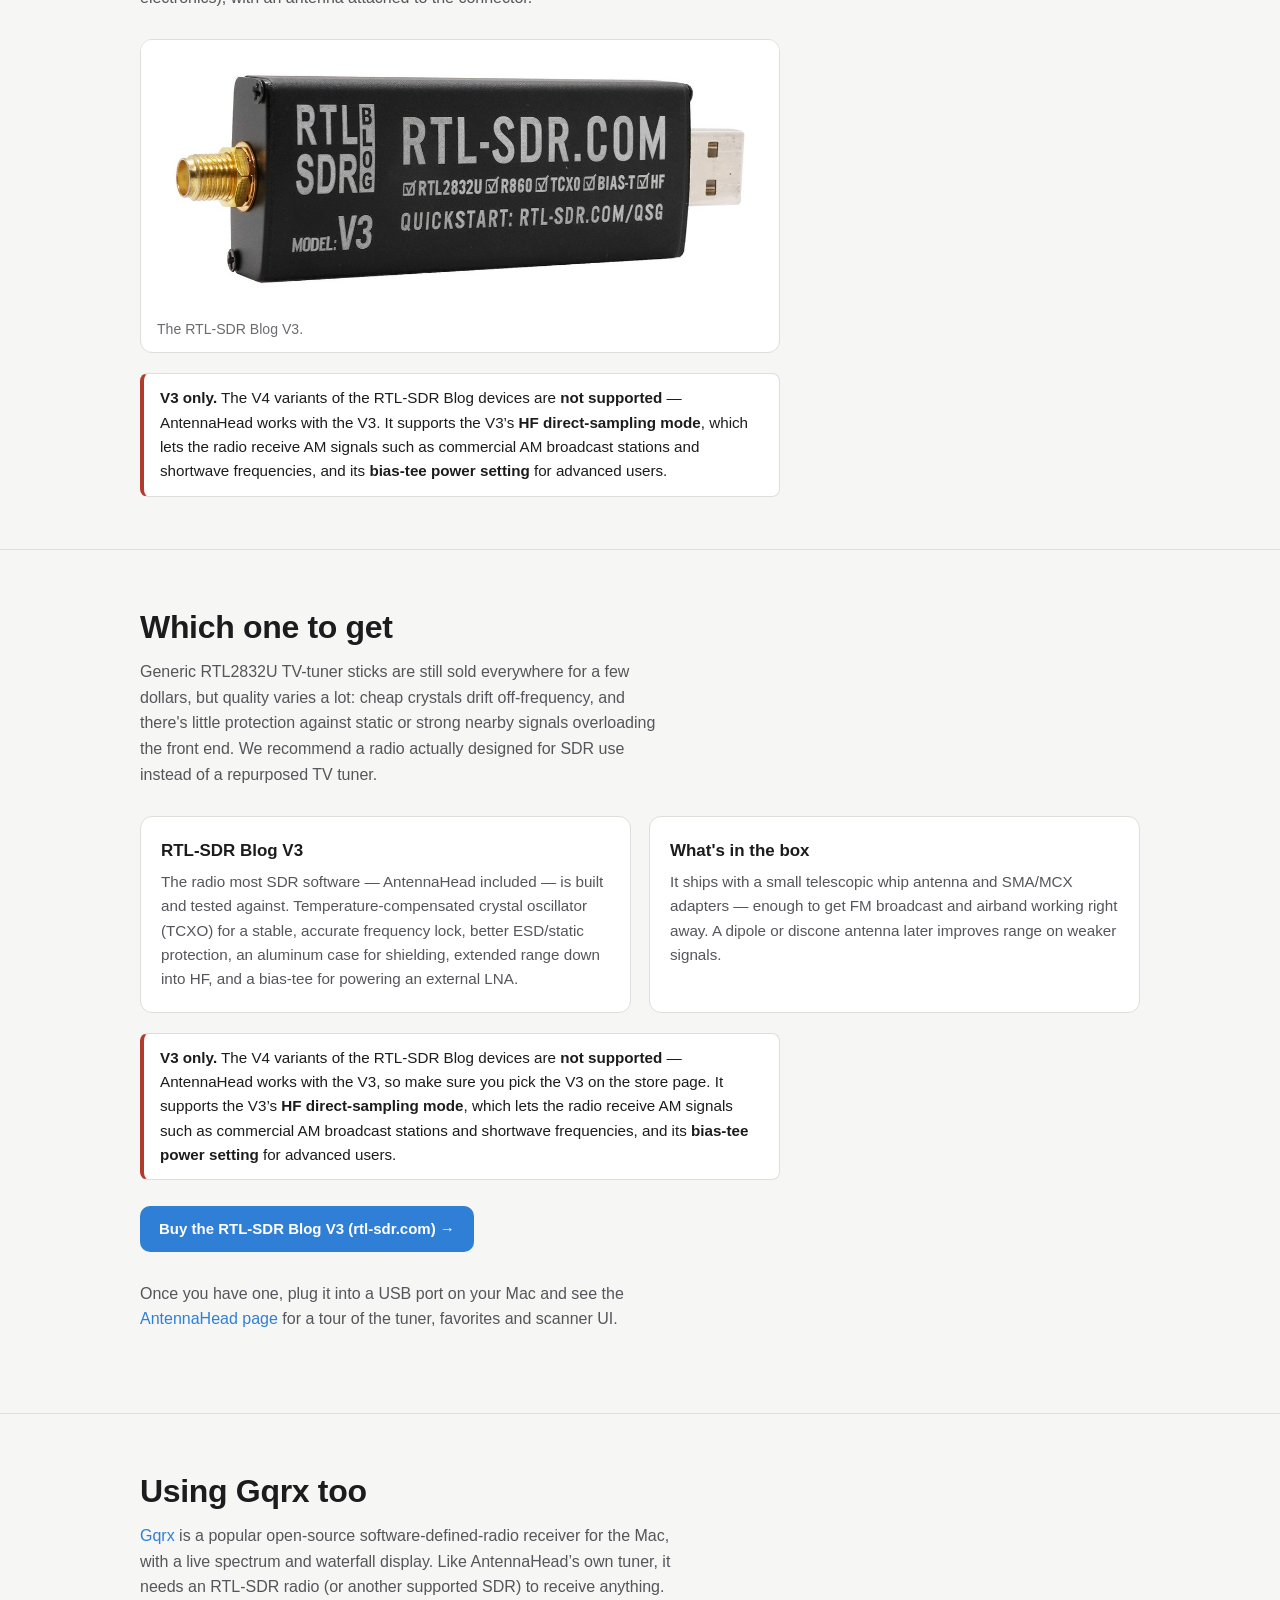
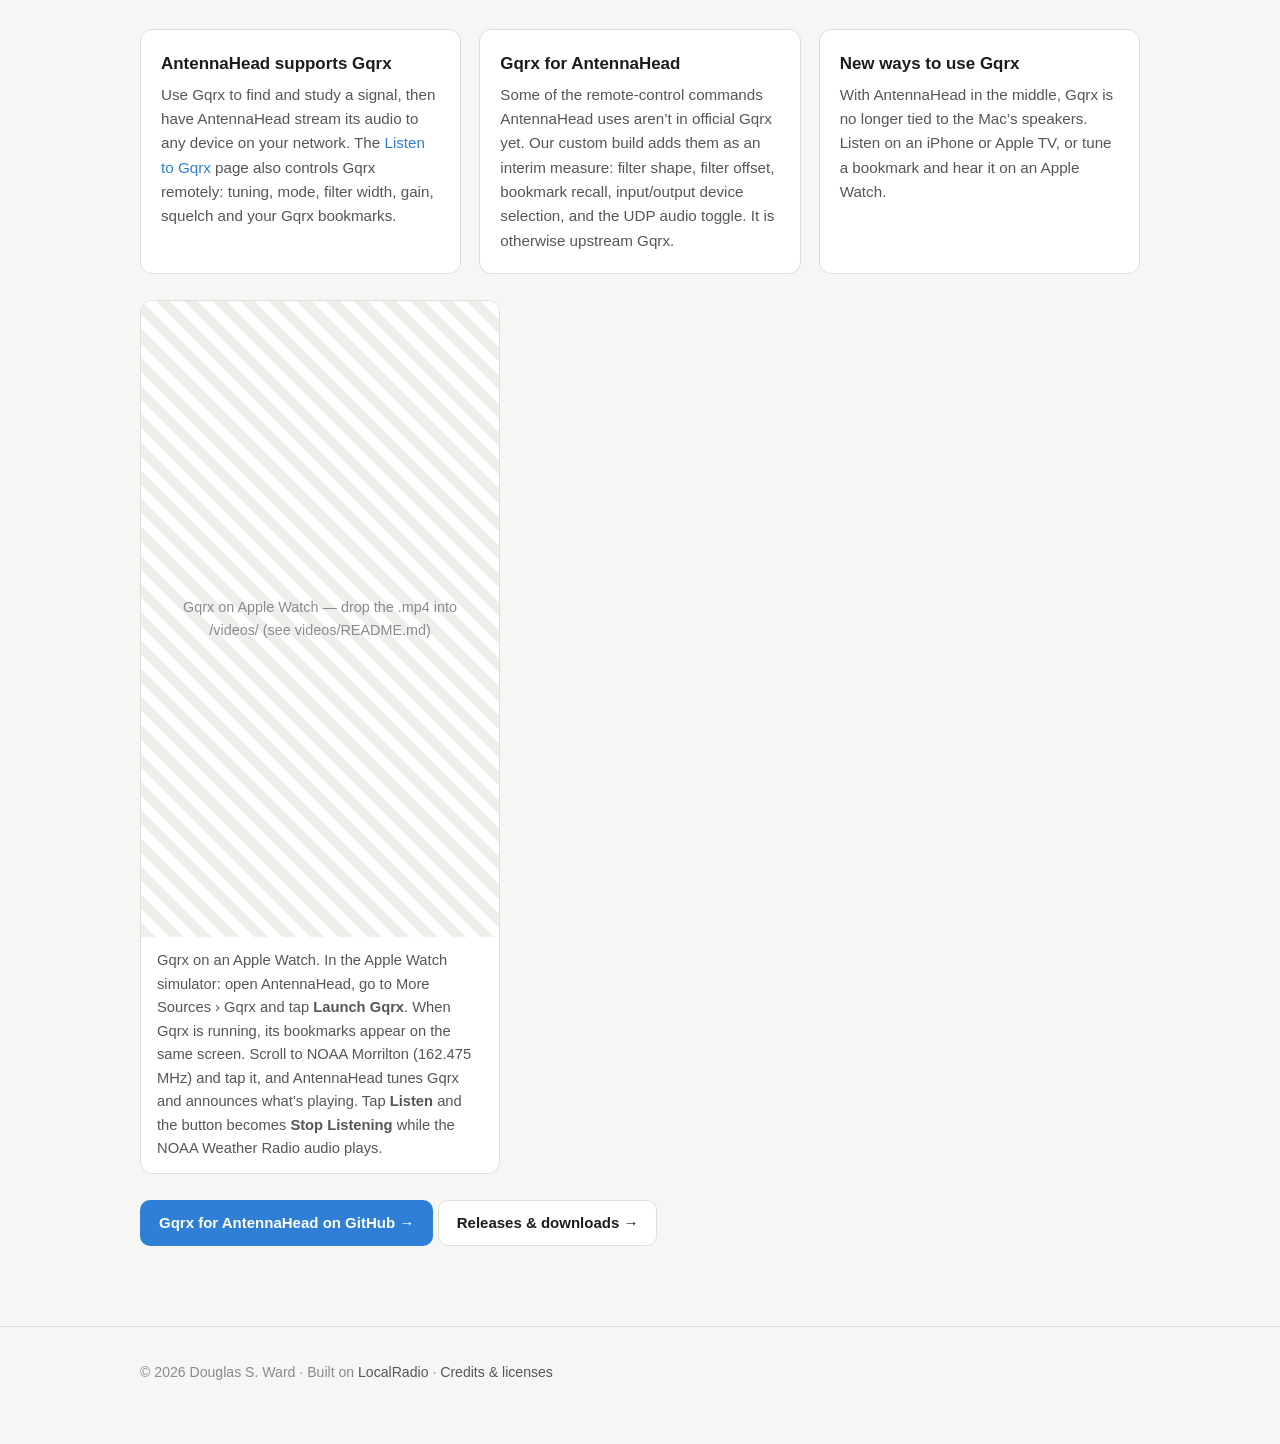
<file: rtl-sdr.html>
<!DOCTYPE html>
<html lang="en">
<head>
<meta charset="utf-8">
<meta name="viewport" content="width=device-width, initial-scale=1">
<title>What's an RTL-SDR USB radio?</title>
<meta name="description" content="What an RTL-SDR USB radio is, how it lets AntennaHead receive radio, and which one we recommend if you don't have one yet.">
<link rel="icon" type="image/svg+xml" href="assets/img/antennahead-icon.svg">
<link rel="icon" type="image/png" sizes="32x32" href="assets/img/antennahead-icon-32.png">
<link rel="apple-touch-icon" href="assets/img/antennahead-icon.png">
<link rel="stylesheet" href="assets/css/site.css">
</head>
<body>

<header class="site-head">
  <div class="wrap">
    <a class="brand" href="./"><img class="mark" src="assets/img/antennahead-icon.svg" alt="" width="24" height="24"> AntennaHead</a>
    <nav class="site-nav">
      <a href="index.html">Overview</a>
      <a href="antennahead.html">AntennaHead</a>
      <a href="controlbooth.html">ControlBooth</a>
      <a href="rtl-sdr.html">RTL-SDR?</a>
      <a href="projects.html">Projects</a>
      <a href="demo/index.html">Live UI demo</a>
      <a href="https://github.com/dsward2/AntennaHead">GitHub</a>
    </nav>
  </div>
</header>

<main>
  <section class="hero">
    <div class="wrap">
      <span class="pill">New to SDR?</span>
      <h1>What's an RTL-SDR USB radio?</h1>
      <p class="lede">
        AntennaHead uses one small piece of hardware to actually receive
        radio: a USB stick called an RTL-SDR radio. Here's what it is, what
        it looks like, and which one to buy if you don't have one yet.
      </p>
      <p class="lede">
        You don't need one for everything, though. Several AntennaHead
        functions work without an RTL-SDR radio, especially on the
        <a href="demo/index.html#devices.html" target="_blank" rel="noopener"><b>Devices</b></a> page: stream any Core Audio input (a microphone or
        line-in), have <a href="demo/index.html#devicetexttospeech.html" target="_blank" rel="noopener"><b>Text to Speech</b></a> read <code>.txt</code> files from a
        folder through the audio pipeline, or open <a href="controlbooth.html">ControlBooth</a>. An RTL-SDR
        radio is only needed to tune over-the-air stations.
      </p>
      <div class="cta-row">
        <a class="btn primary" href="https://www.rtl-sdr.com/buy-rtl-sdr-dvb-t-dongles/">Get the RTL-SDR Blog V3 &rarr;</a>
        <a class="btn" href="antennahead.html">Back to AntennaHead</a>
      </div>
    </div>
  </section>

  <section class="band">
    <div class="wrap">
      <h2>A repurposed TV tuner</h2>
      <p class="sub">
        RTL-SDR radio dongles started life as cheap USB TV tuner sticks for
        watching over-the-air digital TV on a PC. In 2010, hobbyists found
        that the tuner chip inside &mdash; the Realtek RTL2832U &mdash; could
        be told to dump its raw radio samples straight over USB instead of
        decoding TV with them. That turned a $10&ndash;$30 TV stick into a
        general-purpose <b>software-defined radio</b> (SDR) receiver.
      </p>
      <div class="grid">
        <div class="card"><h3>Receive-only</h3><p>It digitizes a slice of radio spectrum and hands the raw samples to software over USB &mdash; it doesn't transmit anything.</p></div>
        <div class="card"><h3>All the tuning is software</h3><p>The RTL-SDR itself does no demodulation. AntennaHead does the actual FM/AM/airband math on the samples it streams in.</p></div>
        <div class="card"><h3>Wide coverage</h3><p>Roughly 500&nbsp;kHz&ndash;1.7&nbsp;GHz depending on the model &mdash; FM &amp; AM broadcast, airband, NOAA weather radio, ham bands, and more.</p></div>
      </div>
    </div>
  </section>

  <section class="band">
    <div class="wrap">
      <h2>What it looks like</h2>
      <p class="sub">
        This is the <b>RTL-SDR Blog V3</b>, the model we recommend. It's about
        the size of a USB flash drive: a black aluminum case with a gold SMA
        antenna connector on one end and a USB plug on the other. It plugs
        directly into a USB port (a short extension cable helps keep it away
        from other electronics), with an antenna attached to the connector.
      </p>
      <figure class="dongle-fig photo">
        <img src="assets/img/rtl-sdr-blog-v3.jpg" width="1200" height="522" alt="The RTL-SDR Blog V3 USB radio: a black aluminum USB stick with a gold SMA antenna connector at one end and a USB-A plug at the other">
        <figcaption>The RTL-SDR Blog V3.</figcaption>
      </figure>
      <p class="note">
        <b>V3 only.</b> The V4 variants of the RTL-SDR Blog devices are
        <b>not supported</b> &mdash; AntennaHead works with the V3. It supports
        the V3&rsquo;s <b>HF direct-sampling mode</b>, which lets the radio
        receive AM signals such as commercial AM broadcast stations and
        shortwave frequencies, and its <b>bias-tee power setting</b> for
        advanced users.
      </p>
    </div>
  </section>

  <section class="band">
    <div class="wrap">
      <h2>Which one to get</h2>
      <p class="sub">
        Generic RTL2832U TV-tuner sticks are still sold everywhere for a few
        dollars, but quality varies a lot: cheap crystals drift off-frequency,
        and there's little protection against static or strong nearby
        signals overloading the front end. We recommend a radio actually
        designed for SDR use instead of a repurposed TV tuner.
      </p>
      <div class="grid">
        <div class="card"><h3>RTL-SDR Blog V3</h3><p>The radio most SDR software &mdash; AntennaHead included &mdash; is built and tested against. Temperature-compensated crystal oscillator (TCXO) for a stable, accurate frequency lock, better ESD/static protection, an aluminum case for shielding, extended range down into HF, and a bias-tee for powering an external LNA.</p></div>
        <div class="card"><h3>What's in the box</h3><p>It ships with a small telescopic whip antenna and SMA/MCX adapters &mdash; enough to get FM broadcast and airband working right away. A dipole or discone antenna later improves range on weaker signals.</p></div>
      </div>
      <p class="note">
        <b>V3 only.</b> The V4 variants of the RTL-SDR Blog devices are
        <b>not supported</b> &mdash; AntennaHead works with the V3, so make
        sure you pick the V3 on the store page. It supports the V3&rsquo;s
        <b>HF direct-sampling mode</b>, which lets the radio receive AM
        signals such as commercial AM broadcast stations and shortwave
        frequencies, and its <b>bias-tee power setting</b> for advanced users.
      </p>
      <p class="sub" style="margin-top:1.6em">
        <a class="btn primary" href="https://www.rtl-sdr.com/buy-rtl-sdr-dvb-t-dongles/">Buy the RTL-SDR Blog V3 (rtl-sdr.com) &rarr;</a>
      </p>
      <p class="sub">
        Once you have one, plug it into a USB port on your Mac and see the
        <a href="antennahead.html">AntennaHead page</a> for a tour of the
        tuner, favorites and scanner UI.
      </p>
    </div>
  </section>
  <section class="band" id="gqrx">
    <div class="wrap">
      <h2>Using Gqrx too</h2>
      <p class="sub">
        <a href="https://www.gqrx.dk/">Gqrx</a> is a popular open-source
        software-defined-radio receiver for the Mac, with a live spectrum and
        waterfall display. Like AntennaHead&rsquo;s own tuner, it needs an
        RTL-SDR radio (or another supported SDR) to receive anything.
      </p>
      <div class="grid">
        <div class="card"><h3>AntennaHead supports Gqrx</h3><p>Use Gqrx to find and study a signal, then have AntennaHead stream its audio to any device on your network. The <a href="demo/index.html#devicegqrx.html" target="_blank" rel="noopener">Listen to Gqrx</a> page also controls Gqrx remotely: tuning, mode, filter width, gain, squelch and your Gqrx bookmarks.</p></div>
        <div class="card"><h3>Gqrx for AntennaHead</h3><p>Some of the remote-control commands AntennaHead uses aren&rsquo;t in official Gqrx yet. Our custom build adds them as an interim measure: filter shape, filter offset, bookmark recall, input/output device selection, and the UDP audio toggle. It is otherwise upstream Gqrx.</p></div>
        <div class="card"><h3>New ways to use Gqrx</h3><p>With AntennaHead in the middle, Gqrx is no longer tied to the Mac&rsquo;s speakers. Listen on an iPhone or Apple TV, or tune a bookmark and hear it on an Apple Watch.</p></div>
      </div>
      <figure class="clip watch-clip" style="margin-top:1.6em">
        <video controls playsinline preload="metadata" poster="assets/img/poster-gqrx-watch.png" data-label="Gqrx on Apple Watch">
          <source src="videos/antennahead-gqrx-watch.mp4" type="video/mp4">
        </video>
        <figcaption>Gqrx on an Apple Watch. In the Apple Watch simulator: open AntennaHead, go to More Sources &rsaquo; Gqrx and tap <b>Launch Gqrx</b>. When Gqrx is running, its bookmarks appear on the same screen. Scroll to NOAA Morrilton (162.475 MHz) and tap it, and AntennaHead tunes Gqrx and announces what&rsquo;s playing. Tap <b>Listen</b> and the button becomes <b>Stop Listening</b> while the NOAA Weather Radio audio plays.</figcaption>
      </figure>
      <p class="sub" style="margin-top:1.6em">
        <a class="btn primary" href="https://github.com/dsward2/gqrx">Gqrx for AntennaHead on GitHub &rarr;</a>
        <a class="btn" href="https://github.com/dsward2/gqrx/releases">Releases &amp; downloads &rarr;</a>
      </p>
    </div>
  </section>
</main>

<footer class="site-foot">
  <div class="wrap">
    &copy; <span data-year>2026</span> Douglas S. Ward &middot;
    Built on <a href="https://github.com/dsward2/LocalRadio">LocalRadio</a> &middot;
    <a href="demo/credits.html">Credits &amp; licenses</a>
  </div>
</footer>

<script src="assets/js/nav.js"></script>
</body>
</html>
</file>
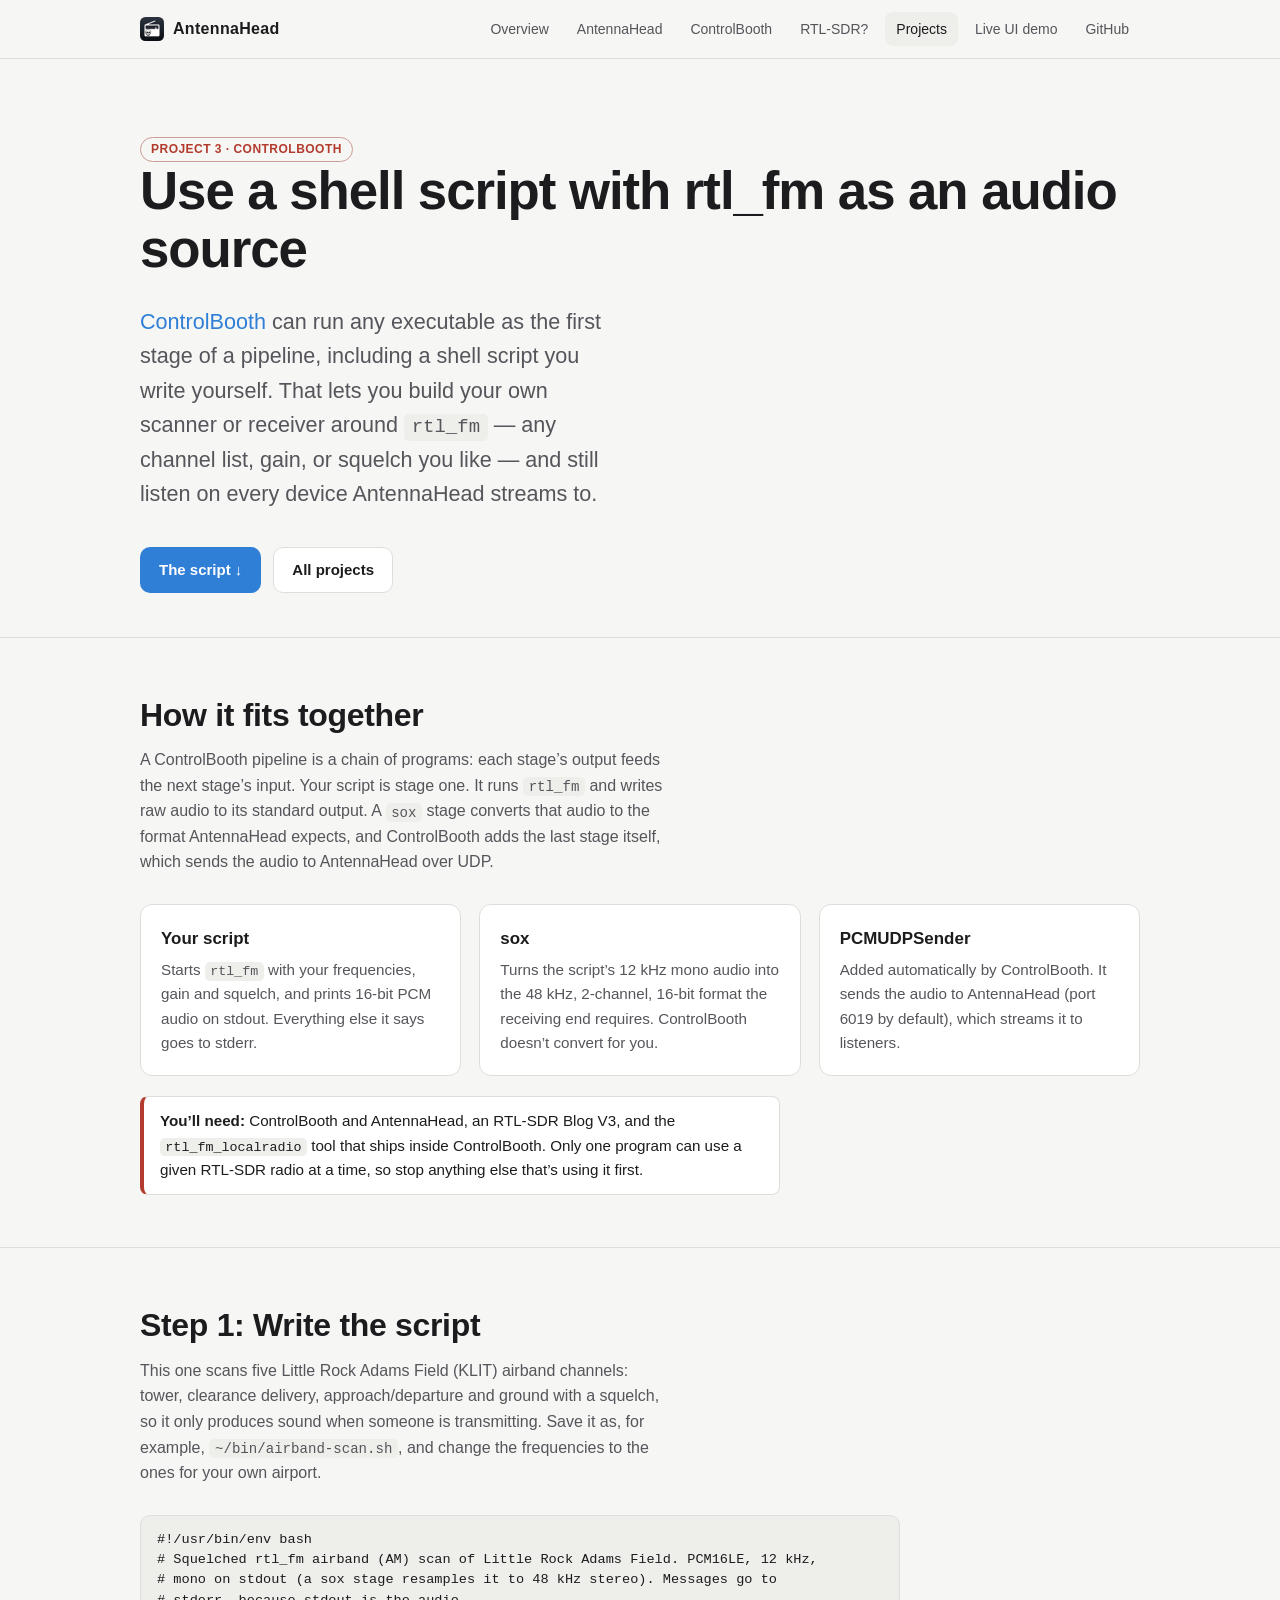
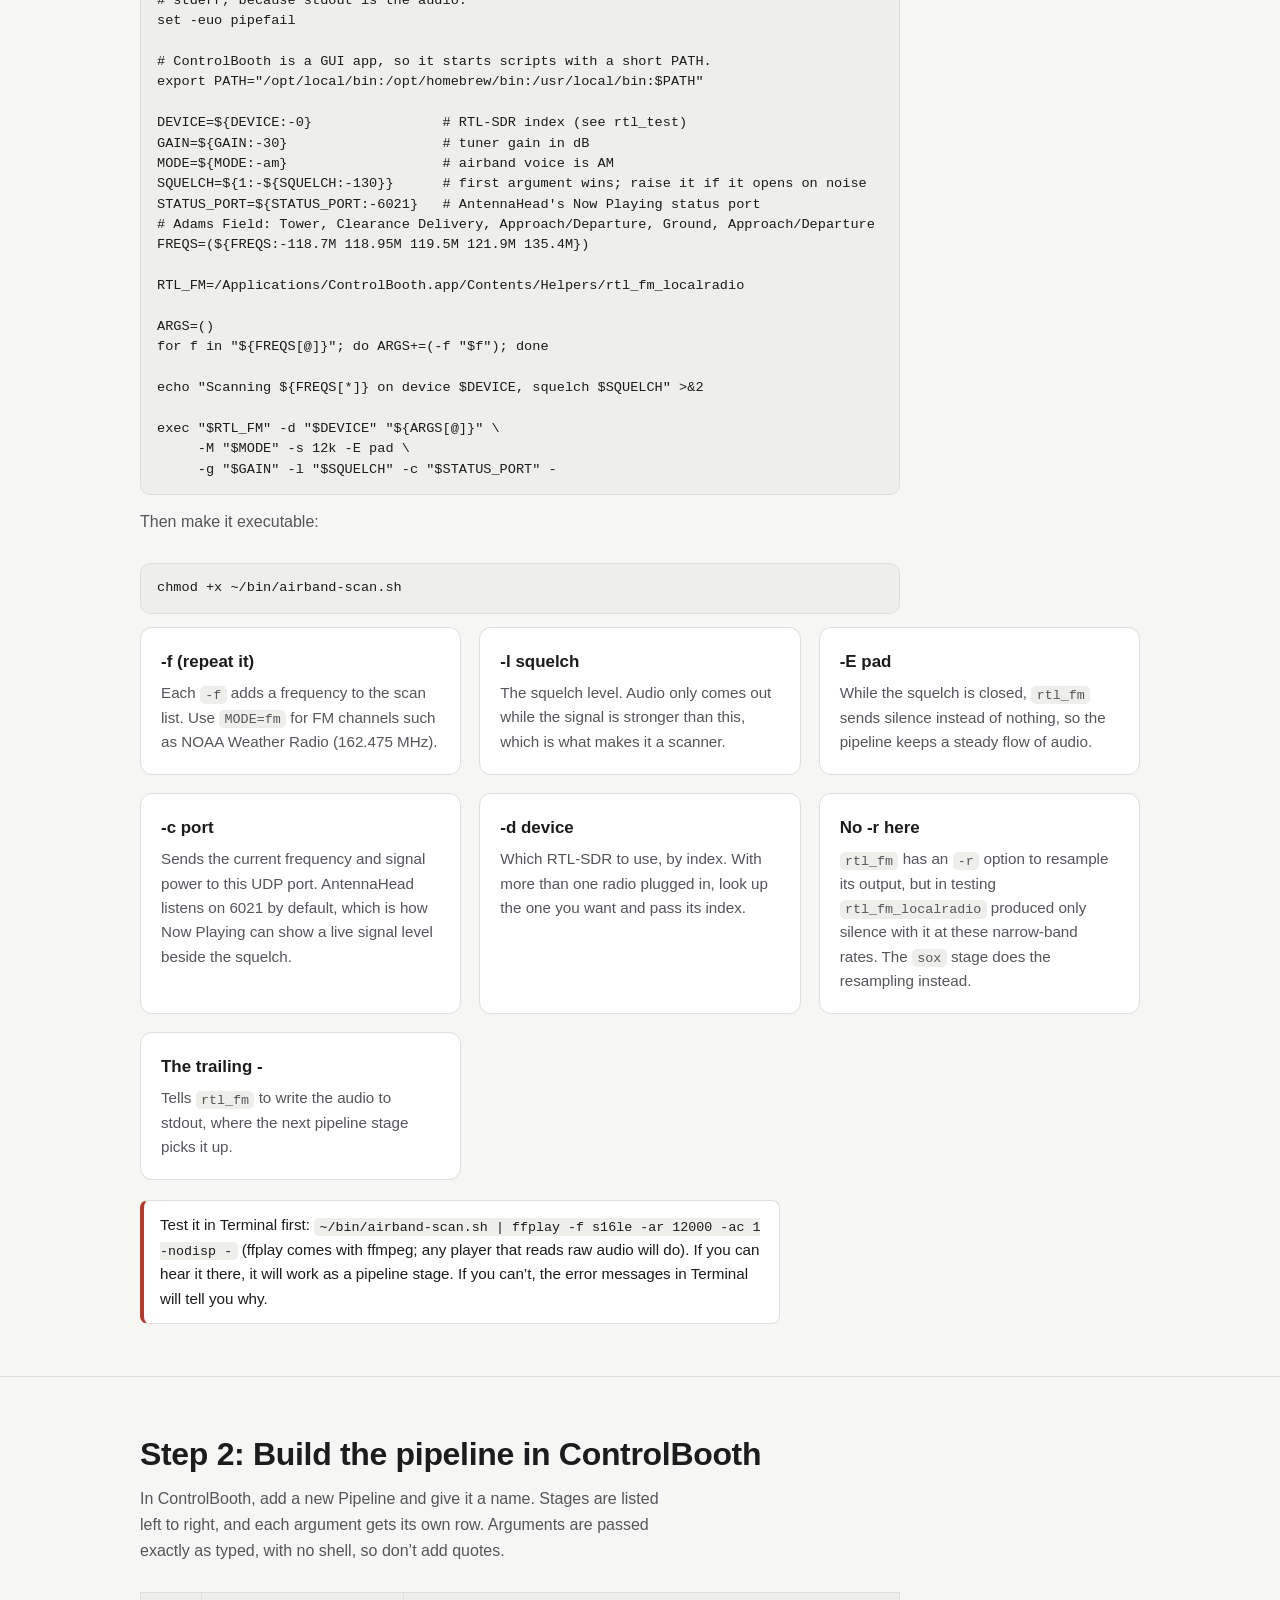
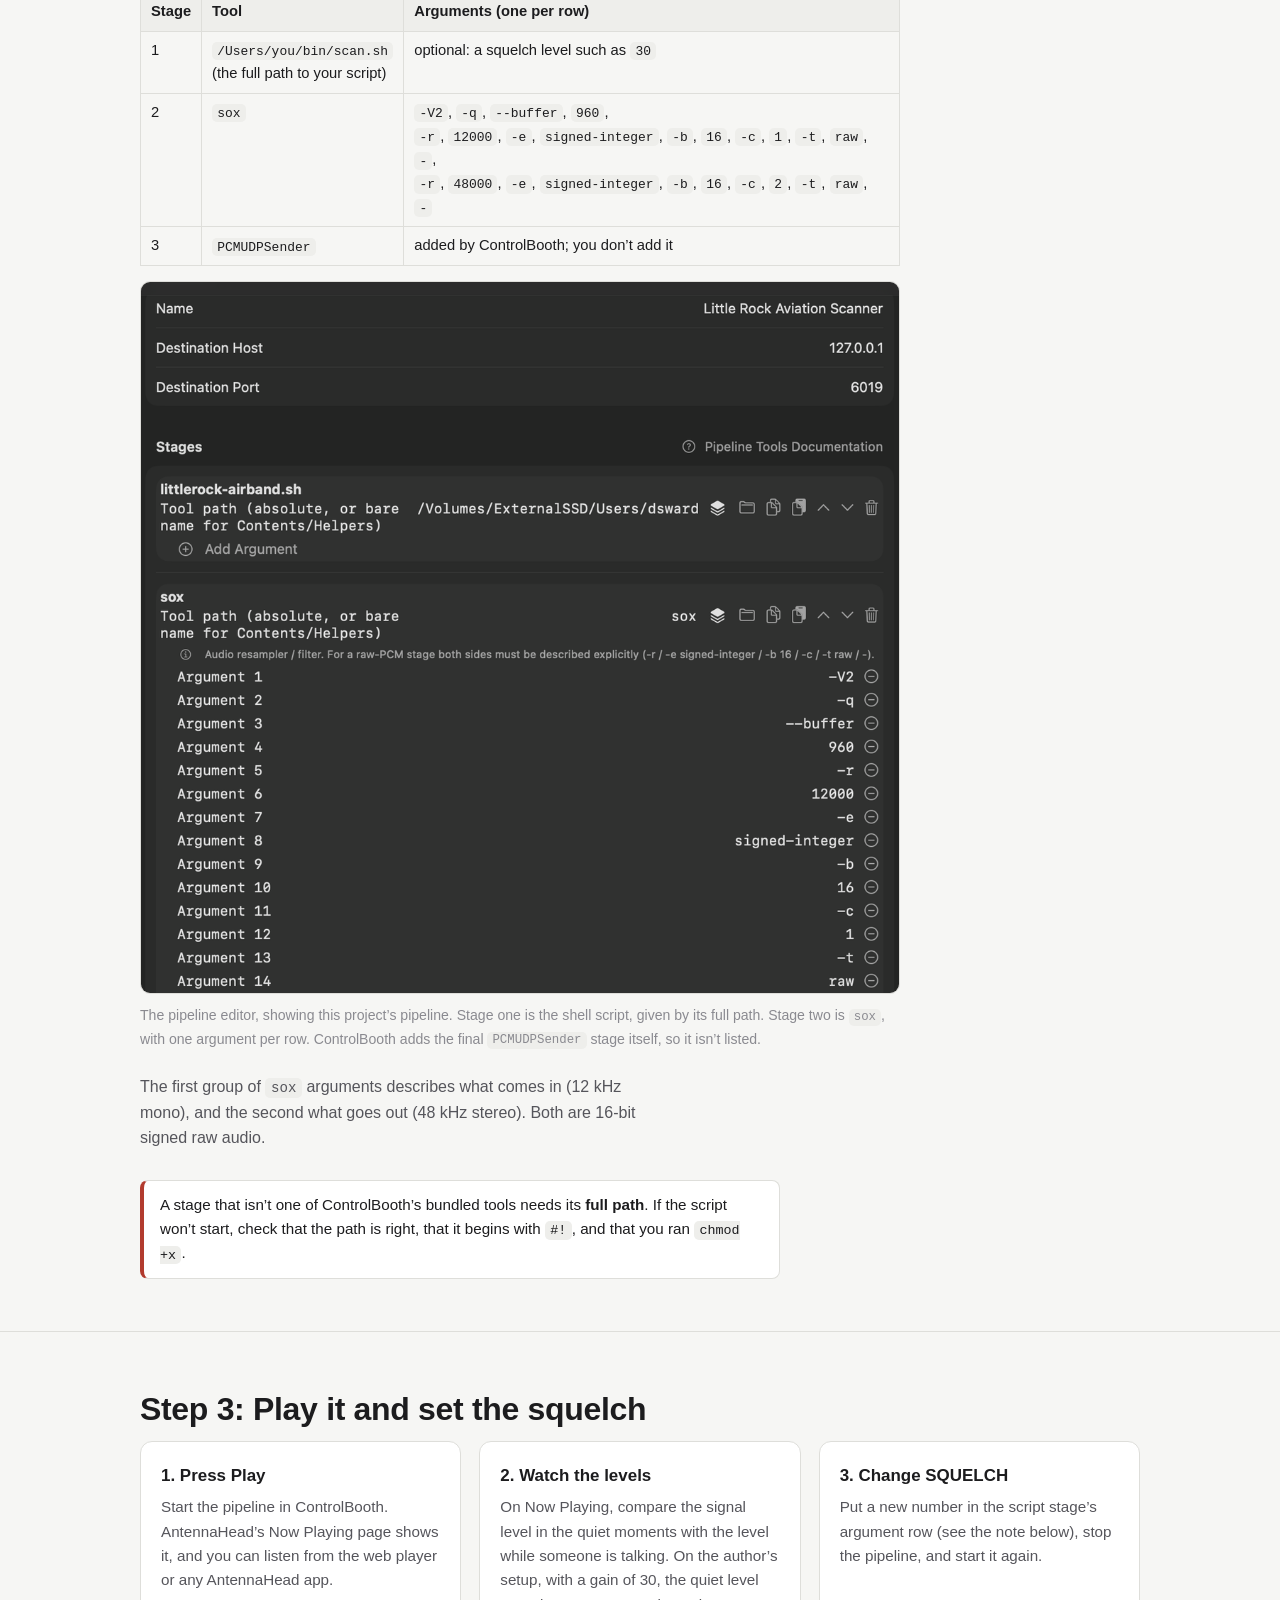
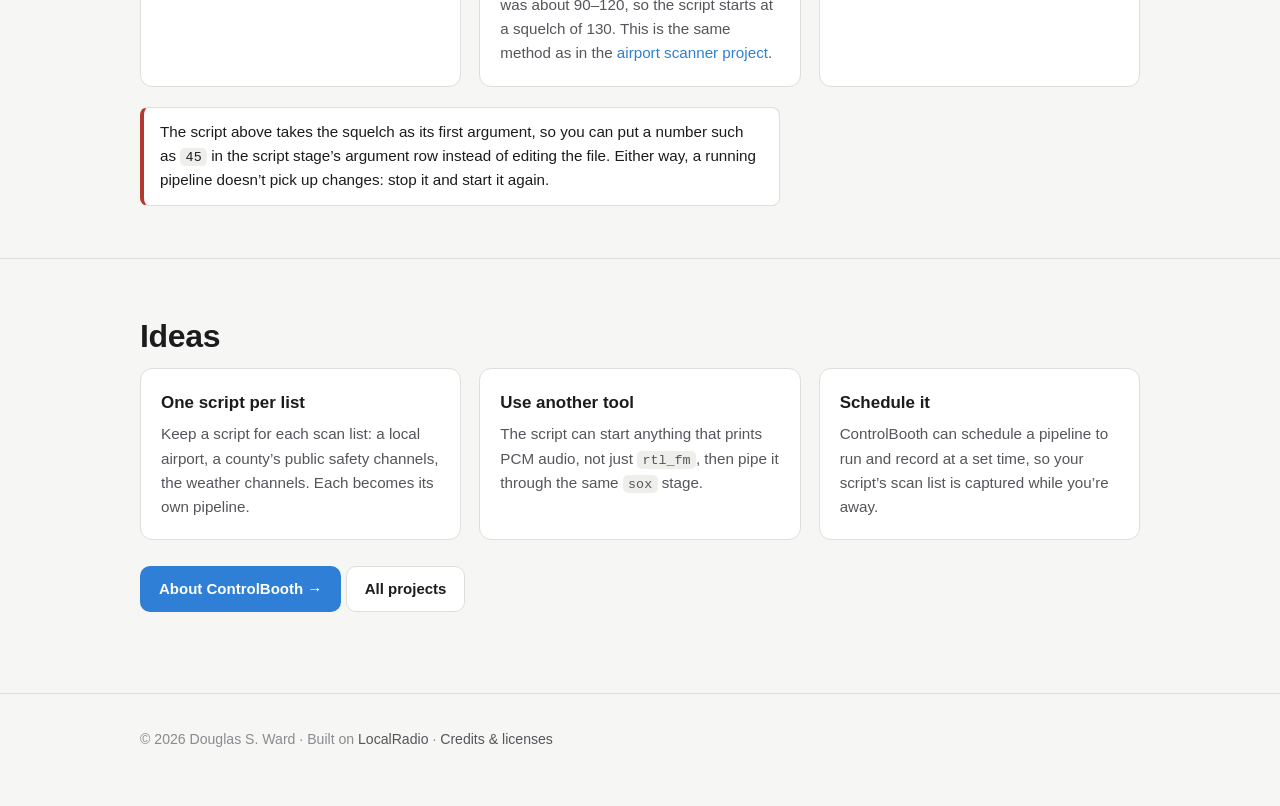
<file: shell-script-source.html>
<!DOCTYPE html>
<html lang="en">
<head>
<meta charset="utf-8">
<meta name="viewport" content="width=device-width, initial-scale=1">
<title>Shell script source</title>
<meta name="description" content="Use your own shell script running rtl_fm as an audio source in a ControlBooth pipeline, with the squelch and signal level showing on AntennaHead's Now Playing page.">
<link rel="icon" type="image/svg+xml" href="assets/img/antennahead-icon.svg">
<link rel="icon" type="image/png" sizes="32x32" href="assets/img/antennahead-icon-32.png">
<link rel="apple-touch-icon" href="assets/img/antennahead-icon.png">
<link rel="stylesheet" href="assets/css/site.css">
</head>
<body data-nav="projects.html">

<header class="site-head">
  <div class="wrap">
    <a class="brand" href="./"><img class="mark" src="assets/img/antennahead-icon.svg" alt="" width="24" height="24"> AntennaHead</a>
    <nav class="site-nav">
      <a href="index.html">Overview</a>
      <a href="antennahead.html">AntennaHead</a>
      <a href="controlbooth.html">ControlBooth</a>
      <a href="rtl-sdr.html">RTL-SDR?</a>
      <a href="projects.html">Projects</a>
      <a href="demo/index.html">Live UI demo</a>
      <a href="https://github.com/dsward2/AntennaHead">GitHub</a>
    </nav>
  </div>
</header>

<main>
  <section class="hero">
    <div class="wrap">
      <span class="pill">Project 3 &middot; ControlBooth</span>
      <h1>Use a shell script with rtl_fm as an audio source</h1>
      <p class="lede">
        <a href="controlbooth.html">ControlBooth</a> can run any executable as
        the first stage of a pipeline, including a shell script you write
        yourself. That lets you build your own scanner or receiver around
        <code>rtl_fm</code> &mdash; any channel list, gain, or squelch you
        like &mdash; and still listen on every device AntennaHead streams to.
      </p>
      <div class="cta-row">
        <a class="btn primary" href="#script">The script &darr;</a>
        <a class="btn" href="projects.html">All projects</a>
      </div>
    </div>
  </section>

  <section class="band">
    <div class="wrap">
      <h2>How it fits together</h2>
      <p class="sub">
        A ControlBooth pipeline is a chain of programs: each stage&rsquo;s
        output feeds the next stage&rsquo;s input. Your script is stage one.
        It runs <code>rtl_fm</code> and writes raw audio to its standard
        output. A <code>sox</code> stage converts that audio to the format
        AntennaHead expects, and ControlBooth adds the last stage itself,
        which sends the audio to AntennaHead over UDP.
      </p>
      <div class="grid">
        <div class="card"><h3>Your script</h3><p>Starts <code>rtl_fm</code> with your frequencies, gain and squelch, and prints 16-bit PCM audio on stdout. Everything else it says goes to stderr.</p></div>
        <div class="card"><h3>sox</h3><p>Turns the script&rsquo;s 12&nbsp;kHz mono audio into the 48&nbsp;kHz, 2-channel, 16-bit format the receiving end requires. ControlBooth doesn&rsquo;t convert for you.</p></div>
        <div class="card"><h3>PCMUDPSender</h3><p>Added automatically by ControlBooth. It sends the audio to AntennaHead (port 6019 by default), which streams it to listeners.</p></div>
      </div>
      <p class="note">
        <b>You&rsquo;ll need:</b> ControlBooth and AntennaHead, an RTL-SDR
        Blog V3, and the <code>rtl_fm_localradio</code> tool that ships inside
        ControlBooth. Only one program can use a given RTL-SDR radio at a time, so
        stop anything else that&rsquo;s using it first.
      </p>
    </div>
  </section>

  <section class="band" id="script">
    <div class="wrap">
      <h2>Step 1: Write the script</h2>
      <p class="sub">
        This one scans five Little Rock Adams Field (KLIT) airband channels: tower, clearance delivery, approach/departure and ground
        with a squelch, so it only produces sound when someone is
        transmitting. Save it as, for example,
        <code>~/bin/airband-scan.sh</code>, and change the frequencies to the ones
        for your own airport.
      </p>
<pre><code>#!/usr/bin/env bash
# Squelched rtl_fm airband (AM) scan of Little Rock Adams Field. PCM16LE, 12 kHz,
# mono on stdout (a sox stage resamples it to 48 kHz stereo). Messages go to
# stderr, because stdout is the audio.
set -euo pipefail

# ControlBooth is a GUI app, so it starts scripts with a short PATH.
export PATH="/opt/local/bin:/opt/homebrew/bin:/usr/local/bin:$PATH"

DEVICE=${DEVICE:-0}                # RTL-SDR index (see rtl_test)
GAIN=${GAIN:-30}                   # tuner gain in dB
MODE=${MODE:-am}                   # airband voice is AM
SQUELCH=${1:-${SQUELCH:-130}}      # first argument wins; raise it if it opens on noise
STATUS_PORT=${STATUS_PORT:-6021}   # AntennaHead's Now Playing status port
# Adams Field: Tower, Clearance Delivery, Approach/Departure, Ground, Approach/Departure
FREQS=(${FREQS:-118.7M 118.95M 119.5M 121.9M 135.4M})

RTL_FM=/Applications/ControlBooth.app/Contents/Helpers/rtl_fm_localradio

ARGS=()
for f in "${FREQS[@]}"; do ARGS+=(-f "$f"); done

echo "Scanning ${FREQS[*]} on device $DEVICE, squelch $SQUELCH" &gt;&amp;2

exec "$RTL_FM" -d "$DEVICE" "${ARGS[@]}" \
     -M "$MODE" -s 12k -E pad \
     -g "$GAIN" -l "$SQUELCH" -c "$STATUS_PORT" -
</code></pre>
      <p class="sub">Then make it executable:</p>
<pre><code>chmod +x ~/bin/airband-scan.sh</code></pre>
      <div class="grid">
        <div class="card"><h3>-f (repeat it)</h3><p>Each <code>-f</code> adds a frequency to the scan list. Use <code>MODE=fm</code> for FM channels such as NOAA Weather Radio (162.475&nbsp;MHz).</p></div>
        <div class="card"><h3>-l squelch</h3><p>The squelch level. Audio only comes out while the signal is stronger than this, which is what makes it a scanner.</p></div>
        <div class="card"><h3>-E pad</h3><p>While the squelch is closed, <code>rtl_fm</code> sends silence instead of nothing, so the pipeline keeps a steady flow of audio.</p></div>
        <div class="card"><h3>-c port</h3><p>Sends the current frequency and signal power to this UDP port. AntennaHead listens on 6021 by default, which is how Now Playing can show a live signal level beside the squelch.</p></div>
        <div class="card"><h3>-d device</h3><p>Which RTL-SDR to use, by index. With more than one radio plugged in, look up the one you want and pass its index.</p></div>
        <div class="card"><h3>No -r here</h3><p><code>rtl_fm</code> has an <code>-r</code> option to resample its output, but in testing <code>rtl_fm_localradio</code> produced only silence with it at these narrow-band rates. The <code>sox</code> stage does the resampling instead.</p></div>
        <div class="card"><h3>The trailing -</h3><p>Tells <code>rtl_fm</code> to write the audio to stdout, where the next pipeline stage picks it up.</p></div>
      </div>
      <p class="note">
        Test it in Terminal first: <code>~/bin/airband-scan.sh | ffplay -f s16le -ar 12000 -ac 1 -nodisp -</code>
        (ffplay comes with ffmpeg; any player that reads raw audio will do). If you can hear it there, it will work as a pipeline stage.
        If you can&rsquo;t, the error messages in Terminal will tell you why.
      </p>
    </div>
  </section>

  <section class="band">
    <div class="wrap">
      <h2>Step 2: Build the pipeline in ControlBooth</h2>
      <p class="sub">
        In ControlBooth, add a new Pipeline and give it a name. Stages are
        listed left to right, and each argument gets its own row. Arguments
        are passed exactly as typed, with no shell, so don&rsquo;t add quotes.
      </p>
      <table class="stages">
        <tr><th>Stage</th><th>Tool</th><th>Arguments (one per row)</th></tr>
        <tr><td>1</td><td><code>/Users/you/bin/scan.sh</code><br>(the full path to your script)</td><td>optional: a squelch level such as <code>30</code></td></tr>
        <tr><td>2</td><td><code>sox</code></td><td><code>-V2</code>, <code>-q</code>, <code>--buffer</code>, <code>960</code>,<br><code>-r</code>, <code>12000</code>, <code>-e</code>, <code>signed-integer</code>, <code>-b</code>, <code>16</code>, <code>-c</code>, <code>1</code>, <code>-t</code>, <code>raw</code>, <code>-</code>,<br><code>-r</code>, <code>48000</code>, <code>-e</code>, <code>signed-integer</code>, <code>-b</code>, <code>16</code>, <code>-c</code>, <code>2</code>, <code>-t</code>, <code>raw</code>, <code>-</code></td></tr>
        <tr><td>3</td><td><code>PCMUDPSender</code></td><td>added by ControlBooth; you don&rsquo;t add it</td></tr>
      </table>
      <figure class="shot">
        <img src="assets/img/controlbooth-pipeline-editor.png" width="1068" height="1002" alt="ControlBooth's pipeline editor showing a pipeline named Little Rock Aviation Scanner, with Destination Host 127.0.0.1 and Destination Port 6019. Stage one is the shell script littlerock-airband.sh, given by its full path, with no arguments. Stage two is sox, with its arguments listed one per row: -V2, -q, --buffer 960, -r 12000, -e signed-integer, -b 16, -c 1, -t raw.">
        <figcaption>The pipeline editor, showing this project&rsquo;s pipeline. Stage one is the shell script, given by its full path. Stage two is <code>sox</code>, with one argument per row. ControlBooth adds the final <code>PCMUDPSender</code> stage itself, so it isn&rsquo;t listed.</figcaption>
      </figure>
      <p class="sub">
        The first group of <code>sox</code> arguments describes what comes
        in (12&nbsp;kHz mono), and the second what goes out (48&nbsp;kHz
        stereo). Both are 16-bit signed raw audio.
      </p>
      <p class="note">
        A stage that isn&rsquo;t one of ControlBooth&rsquo;s bundled tools needs its
        <b>full path</b>. If the script won&rsquo;t start, check that the path is
        right, that it begins with <code>#!</code>, and that you ran
        <code>chmod +x</code>.
      </p>
    </div>
  </section>

  <section class="band">
    <div class="wrap">
      <h2>Step 3: Play it and set the squelch</h2>
      <div class="grid">
        <div class="card"><h3>1. Press Play</h3><p>Start the pipeline in ControlBooth. AntennaHead&rsquo;s Now Playing page shows it, and you can listen from the web player or any AntennaHead app.</p></div>
        <div class="card"><h3>2. Watch the levels</h3><p>On Now Playing, compare the signal level in the quiet moments with the level while someone is talking. On the author&rsquo;s setup, with a gain of 30, the quiet level was about 90&ndash;120, so the script starts at a squelch of 130. This is the same method as in the <a href="project-airport-scanner.html">airport scanner project</a>.</p></div>
        <div class="card"><h3>3. Change SQUELCH</h3><p>Put a new number in the script stage&rsquo;s argument row (see the note below), stop the pipeline, and start it again.</p></div>
      </div>
      <p class="note">
        The script above takes the squelch as its first argument, so you
        can put a number such as <code>45</code> in the script stage&rsquo;s argument
        row instead of editing the file. Either way, a running pipeline
        doesn&rsquo;t pick up changes: stop it and start it again.
      </p>
    </div>
  </section>

  <section class="band">
    <div class="wrap">
      <h2>Ideas</h2>
      <div class="grid">
        <div class="card"><h3>One script per list</h3><p>Keep a script for each scan list: a local airport, a county&rsquo;s public safety channels, the weather channels. Each becomes its own pipeline.</p></div>
        <div class="card"><h3>Use another tool</h3><p>The script can start anything that prints PCM audio, not just <code>rtl_fm</code>, then pipe it through the same <code>sox</code> stage.</p></div>
        <div class="card"><h3>Schedule it</h3><p>ControlBooth can schedule a pipeline to run and record at a set time, so your script&rsquo;s scan list is captured while you&rsquo;re away.</p></div>
      </div>
      <p class="sub" style="margin-top:1.6em">
        <a class="btn primary" href="controlbooth.html">About ControlBooth &rarr;</a>
        <a class="btn" href="projects.html">All projects</a>
      </p>
    </div>
  </section>
</main>

<footer class="site-foot">
  <div class="wrap">
    &copy; <span data-year>2026</span> Douglas S. Ward &middot;
    Built on <a href="https://github.com/dsward2/LocalRadio">LocalRadio</a> &middot;
    <a href="demo/credits.html">Credits &amp; licenses</a>
  </div>
</footer>

<script src="assets/js/nav.js"></script>
</body>
</html>
</file>
<file: assets/css/site.css>
/* AntennaHead / ControlBooth project site
   ------------------------------------------------------------------ */

:root {
  --bg:        #f6f6f4;
  --bg-2:      #ffffff;
  --bg-3:      #eeeeeb;
  --fg:        #1c1c1e;
  --fg-2:      #55555b;
  --fg-3:      #8a8a90;
  --border:    #dededa;
  --accent:    #2f7fd6;
  --accent-fg: #ffffff;
  --radio:     #b23b2e;
  --maxw:      1040px;
  --radius:    12px;
  --font: -apple-system, BlinkMacSystemFont, "Segoe UI", Roboto, "Helvetica Neue", Arial, sans-serif;
  --mono: ui-monospace, SFMono-Regular, Menlo, Consolas, monospace;
}

@media (prefers-color-scheme: dark) {
  :root:not([data-theme="light"]) {
    --bg:     #131315;
    --bg-2:   #1c1c1f;
    --bg-3:   #26262a;
    --fg:     #f2f2f4;
    --fg-2:   #b6b6bd;
    --fg-3:   #85858d;
    --border: #34343a;
    --accent: #4b9bef;
    --radio:  #e0655a;
  }
}
:root[data-theme="dark"] {
  --bg:     #131315;
  --bg-2:   #1c1c1f;
  --bg-3:   #26262a;
  --fg:     #f2f2f4;
  --fg-2:   #b6b6bd;
  --fg-3:   #85858d;
  --border: #34343a;
  --accent: #4b9bef;
  --radio:  #e0655a;
}

* { box-sizing: border-box; }

body {
  margin: 0;
  background: var(--bg);
  color: var(--fg);
  font-family: var(--font);
  line-height: 1.6;
  -webkit-font-smoothing: antialiased;
}

a { color: var(--accent); text-decoration: none; }
a:hover { text-decoration: underline; }

.wrap { max-width: var(--maxw); margin: 0 auto; padding: 0 20px; }

/* ---- header / nav ---- */
.site-head {
  position: sticky; top: 0; z-index: 20;
  background: color-mix(in srgb, var(--bg) 88%, transparent);
  backdrop-filter: saturate(1.4) blur(8px);
  border-bottom: 1px solid var(--border);
}
.site-head .wrap {
  display: flex; align-items: center; gap: 18px;
  height: 58px;
}
.brand {
  font-weight: 700; letter-spacing: .02em; color: var(--fg);
  display: flex; align-items: center; gap: 9px;
}
.brand .mark {
  width: 24px; height: 24px; display: block; flex: none;
}
.site-nav { margin-left: auto; display: flex; gap: 6px; flex-wrap: wrap; }
.site-nav a {
  color: var(--fg-2); padding: 6px 11px; border-radius: 8px; font-size: 14px;
}
.site-nav a:hover { background: var(--bg-3); color: var(--fg); text-decoration: none; }
.site-nav a.active { color: var(--fg); background: var(--bg-3); }
/* Below ~807 px (measured, with a scrollbar) the links no longer fit beside
   the brand, and wrapping them inside the fixed-height bar spilled them over
   the page. Instead: the brand on its own line, the links in one row
   underneath that scrolls sideways (nav.js scrolls the current page's link
   into view). 860 leaves room for wider fonts. */
@media (max-width: 860px) {
  .site-head .wrap { height: auto; flex-wrap: wrap; gap: 2px 18px; padding-top: 9px; }
  .site-nav {
    margin: 0 -20px; padding: 0 14px 7px; width: calc(100% + 40px);
    flex-wrap: nowrap; overflow-x: auto; scrollbar-width: none;
  }
  .site-nav::-webkit-scrollbar { display: none; }
  .site-nav a { flex: none; white-space: nowrap; }
}

/* ---- hero ---- */
.hero { padding: 76px 0 44px; }
.hero .hero-mark {
  display: block; width: clamp(64px, 9vw, 88px); height: auto;
  margin-bottom: .6em;
}
.hero h1 {
  font-size: clamp(2rem, 4vw + 1rem, 3.3rem);
  line-height: 1.1; margin: 0 0 .5em; letter-spacing: -0.02em;
}
.hero p.lede {
  font-size: clamp(1.05rem, 1vw + .9rem, 1.35rem);
  color: var(--fg-2); max-width: 40ch; margin: 0 0 1.6em;
}
.cta-row { display: flex; gap: 12px; flex-wrap: wrap; }
.btn {
  display: inline-block; padding: 10px 18px; border-radius: 10px;
  font-weight: 600; font-size: 15px; border: 1px solid var(--border);
  background: var(--bg-2); color: var(--fg);
  max-width: 100%; overflow-wrap: anywhere;   /* long URL labels on small phones */
}
.btn:hover { text-decoration: none; border-color: var(--fg-3); }
.btn.primary { background: var(--accent); color: var(--accent-fg); border-color: transparent; }
.btn.primary:hover { filter: brightness(1.05); }

/* ---- generic section ---- */
section.band { padding: 52px 0; border-top: 1px solid var(--border); }
section.band > .wrap > h2 {
  font-size: clamp(1.4rem, 2vw + .6rem, 2rem); margin: 0 0 .2em; letter-spacing: -0.01em;
}
section.band > .wrap > p.sub { color: var(--fg-2); margin: 0 0 1.8em; max-width: 60ch; }

/* ---- feature grid ---- */
.grid {
  display: grid; gap: 18px;
  grid-template-columns: repeat(auto-fit, minmax(min(240px, 100%), 1fr));
}
.card {
  background: var(--bg-2); border: 1px solid var(--border);
  border-radius: var(--radius); padding: 20px;
}
.card h3 { margin: 0 0 .35em; font-size: 1.06rem; }
.card p { margin: 0; color: var(--fg-2); font-size: .95rem; }

/* ---- phone frame (embedded UI demo) ---- */
.demo-layout {
  display: grid; gap: 34px; align-items: start;
  grid-template-columns: minmax(0, 1fr) 340px;
}
@media (max-width: 820px) { .demo-layout { grid-template-columns: minmax(0, 1fr); } }

.phone {
  --w: 340px;
  width: min(var(--w), 100%);   /* shrinks on phones narrower than the frame */
  margin: 0 auto;
  background: #0c0c0d;
  border-radius: 46px;
  padding: 12px;
  box-shadow: 0 10px 40px rgba(0,0,0,.28), 0 0 0 1px var(--border);
}
.phone .screen {
  position: relative;
  width: 100%;
  aspect-ratio: 390 / 844;      /* iPhone 14/15 viewport */
  border-radius: 34px;
  overflow: hidden;
  background: var(--bg-2);
}
/* The demo is laid out at a real iPhone viewport (390 x 844 CSS px) and then
   scaled down to fit the frame, so text and icons keep phone proportions
   instead of reflowing into a ~316 px-wide page. nav.js sets --phone-scale
   from the frame's width (the value below is the 340 px frame's). */
.phone .screen iframe {
  position: absolute; top: 0; left: 0; border: 0;
  width: 390px; height: 844px;
  transform-origin: 0 0;
  transform: scale(var(--phone-scale, 0.81));
}
.demo-note { font-size: .9rem; color: var(--fg-3); margin-top: 12px; text-align: center; }

/* ---- video ---- */
.video-grid { display: grid; gap: 22px; grid-template-columns: repeat(auto-fit, minmax(min(280px, 100%), 1fr)); }
figure.clip { margin: 0; background: var(--bg-2); border: 1px solid var(--border); border-radius: var(--radius); overflow: hidden; }
figure.clip video { display: block; width: 100%; background: #000; aspect-ratio: 9 / 16; object-fit: contain; }
figure.clip.landscape video { aspect-ratio: 16 / 9; }
/* Apple Watch simulator clips (416 x 496): keep the watch's own shape instead of the 9:16 phone box. */
figure.clip.watch-clip { max-width: 360px; }
figure.clip.watch-clip video { aspect-ratio: 416 / 496; }
figure.clip figcaption { padding: 12px 16px; font-size: .92rem; color: var(--fg-2); }
/* Apple TV + Apple Watch screenshots: the wide TV shot beside the small Watch one. */
.app-shots { display: grid; gap: 22px; grid-template-columns: 2fr 1fr; align-items: start; }
.app-shots img { display: block; width: 100%; height: auto; }
.app-shots figure.watch { max-width: 300px; justify-self: center; width: 100%; }
.app-shots figure.watch img { background: #000; }
@media (max-width: 760px) { .app-shots { grid-template-columns: 1fr; } }
figure.clip .missing {
  display: flex; align-items: center; justify-content: center; text-align: center;
  aspect-ratio: 9 / 16; padding: 20px; color: var(--fg-3); font-size: .9rem;
  background: repeating-linear-gradient(45deg, var(--bg-3), var(--bg-3) 10px, var(--bg-2) 10px, var(--bg-2) 20px);
}

/* ---- dongle illustration ---- */
.dongle-fig {
  margin: 0; background: var(--bg-2); border: 1px solid var(--border);
  border-radius: var(--radius); padding: 24px; max-width: 420px;
}
.dongle-fig svg { display: block; width: 100%; height: auto; }
.dongle-fig figcaption { padding-top: 14px; font-size: .88rem; color: var(--fg-3); }
/* photo variant: the product shot has a white background, so keep it on a white mat in dark mode too */
.dongle-fig.photo { background: #fff; padding: 0; max-width: 640px; overflow: hidden; }
.dongle-fig.photo img { display: block; width: 100%; height: auto; }
.dongle-fig.photo figcaption { padding: 0 16px 12px; color: #6b6b70; }
.note { margin: 20px 0 0; max-width: 640px; padding: 12px 16px; border: 1px solid var(--border);
        border-left: 4px solid var(--radio); border-radius: 8px; background: var(--bg-2); font-size: .95rem; }

/* ---- ecosystem list ---- */
.repos { display: grid; gap: 12px; grid-template-columns: repeat(auto-fit, minmax(min(260px, 100%), 1fr)); }
.repo { display: block; background: var(--bg-2); border: 1px solid var(--border); border-radius: 10px; padding: 14px 16px; }
.repo:hover { border-color: var(--fg-3); text-decoration: none; }
.repo b { color: var(--fg); }
.repo span { display: block; color: var(--fg-2); font-size: .88rem; margin-top: 2px; }

/* ---- footer ---- */
.site-foot { border-top: 1px solid var(--border); padding: 34px 0 60px; color: var(--fg-3); font-size: .88rem; }
.site-foot a { color: var(--fg-2); }

code { font-family: var(--mono); background: var(--bg-3); padding: .12em .4em; border-radius: 5px; font-size: .88em; }
hr.soft { border: 0; border-top: 1px solid var(--border); margin: 40px 0; }
.pill { display:inline-block; font-size:.75rem; font-weight:600; letter-spacing:.04em; text-transform:uppercase;
        color: var(--radio); border:1px solid color-mix(in srgb, var(--radio) 40%, var(--border));
        border-radius: 999px; padding: 2px 10px; }

/* ---- system animation ----
   Light: the plain SVG. Dark: a second file, AntennaHead-animation-dark.svg, whose five
   embedded photos carry their own invert(1) hue-rotate(180deg). The <img> then gets the same
   filter, so the line art flips to white while the photos are inverted twice (= original
   colors). `screen` blending makes the inverted black background vanish into the card.
   The dark <img> is loading="lazy", so it is only fetched while it is displayed. */
figure.concept { margin: 0; background: var(--bg-2); border: 1px solid var(--border); border-radius: var(--radius); overflow: hidden; }
figure.concept img { display: block; width: 100%; height: auto; }
figure.concept .concept-dark { display: none; }
figure.concept figcaption { padding: 12px 18px 16px; font-size: .88rem; color: var(--fg-3); }
@media (prefers-color-scheme: dark) {
  :root:not([data-theme="light"]) figure.concept .concept-light { display: none; }
  :root:not([data-theme="light"]) figure.concept .concept-dark  { display: block; filter: invert(1) hue-rotate(180deg); mix-blend-mode: screen; }
}
:root[data-theme="dark"] figure.concept .concept-light { display: none; }
:root[data-theme="dark"] figure.concept .concept-dark  { display: block; filter: invert(1) hue-rotate(180deg); mix-blend-mode: screen; }

/* ---- code blocks ---- */
pre { background: var(--bg-3); border: 1px solid var(--border); border-radius: 10px; padding: 14px 16px;
      overflow-x: auto; font-size: .85rem; line-height: 1.5; max-width: 760px; }
pre code { background: none; padding: 0; font-size: inherit; }
table.stages { border-collapse: collapse; margin: 0 0 1em; max-width: 760px; width: 100%; font-size: .92rem; }
table.stages th, table.stages td { border: 1px solid var(--border); padding: 7px 10px; text-align: left; vertical-align: top; }
table.stages th { background: var(--bg-3); }

/* ---- screenshots ---- */
figure.shot { margin: 0 0 1.4em; max-width: 760px; }
figure.shot img { display: block; width: 100%; height: auto; border: 1px solid var(--border); border-radius: 10px; }
figure.shot figcaption { padding-top: 10px; font-size: .88rem; color: var(--fg-3); }

/* ---- linked cards (projects index) ---- */
a.card { display: block; color: inherit; }
a.card:hover { text-decoration: none; border-color: var(--fg-3); }
a.card h3 { color: var(--accent); }
</file>
